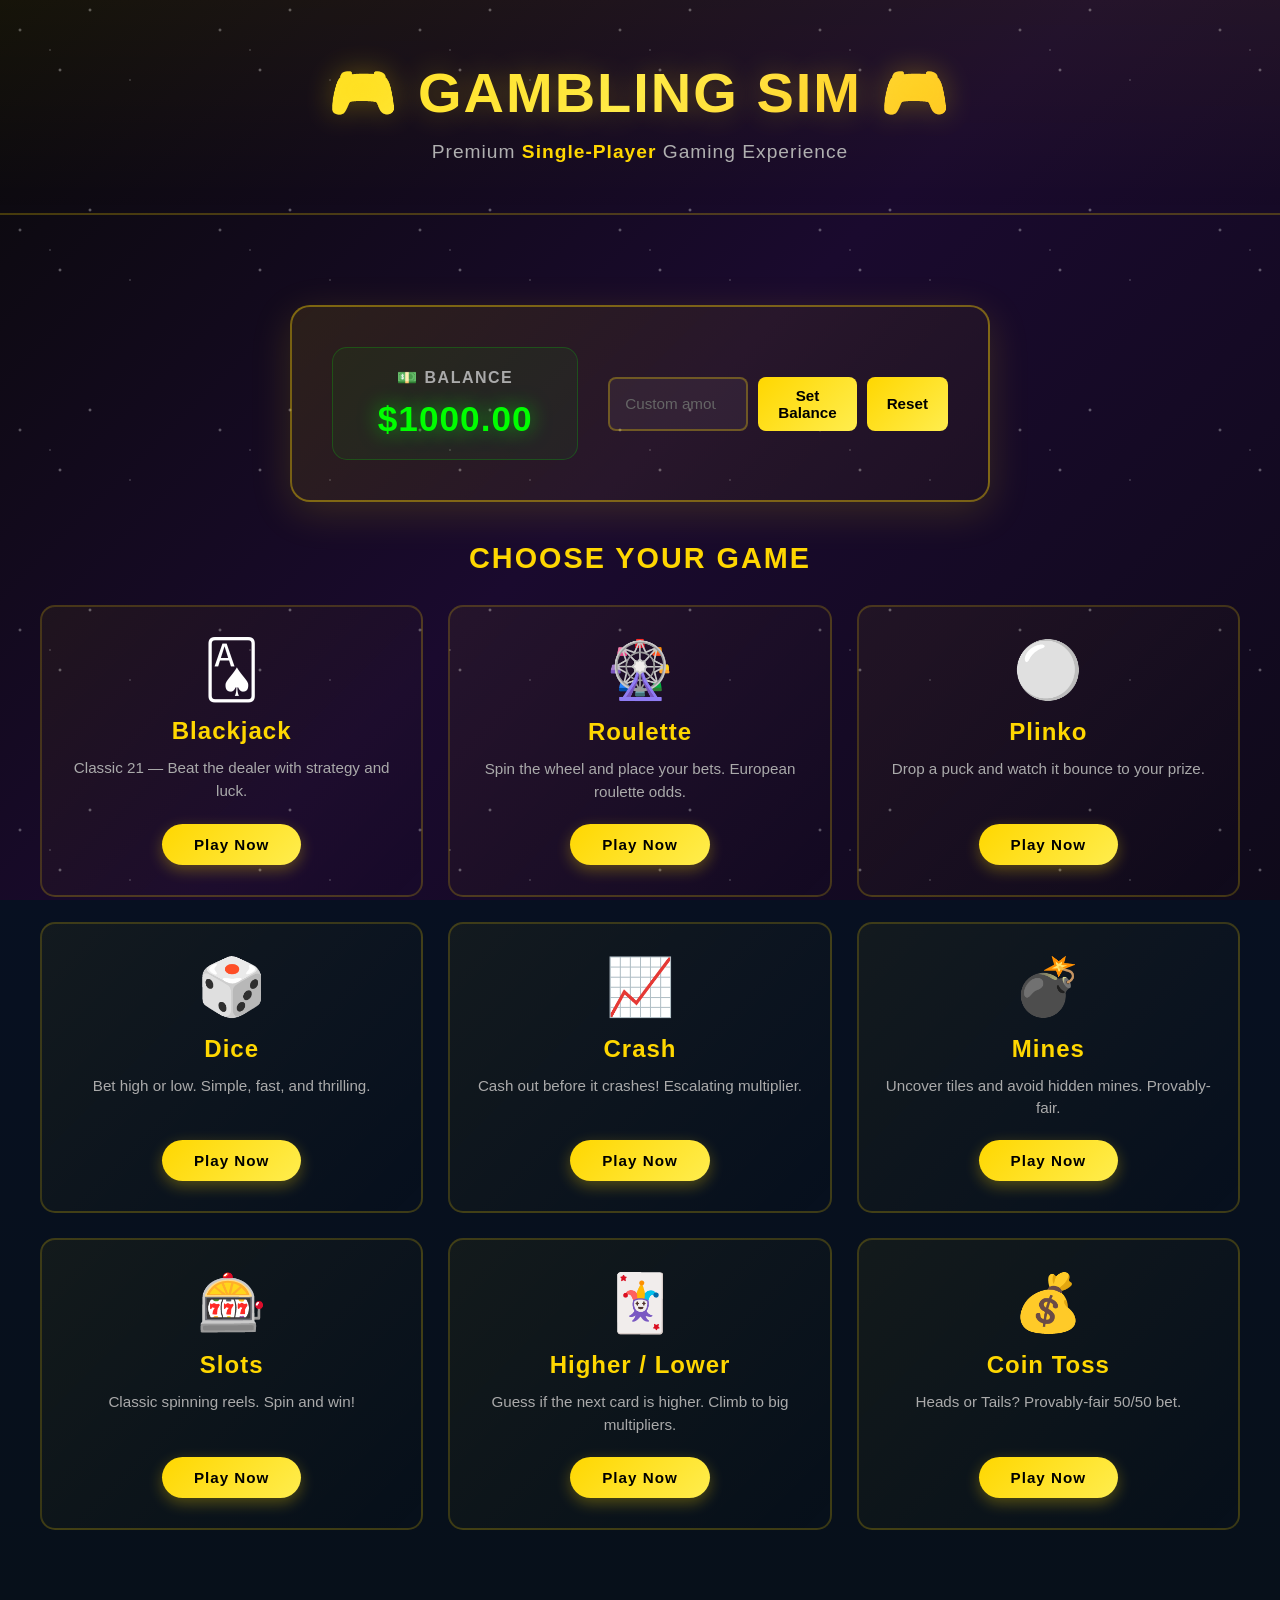
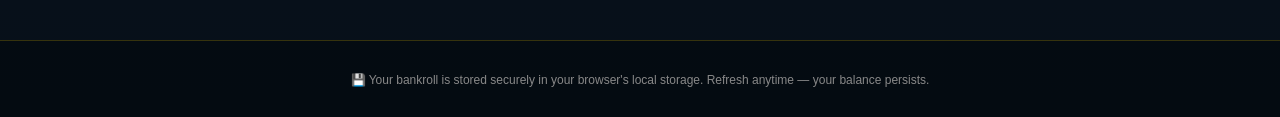
<file: index.html>
<!doctype html>
<html lang="en">
<head>
  <meta charset="utf-8" />
  <meta name="viewport" content="width=device-width,initial-scale=1" />
  <title>Elite Casino — Premium Gaming</title>
  <link rel="stylesheet" href="assets/style.css" />
  <style>
    * {
      margin: 0;
      padding: 0;
      box-sizing: border-box;
    }

    body {
      background: linear-gradient(135deg, #0a0a0a 0%, #1a0a2e 50%, #0f0a1a 100%);
      color: #fff;
      font-family: 'Segoe UI', Tahoma, Geneva, Verdana, sans-serif;
      min-height: 100vh;
      position: relative;
      overflow-x: hidden;
    }

    /* Animated background stars */
    body::before {
      content: '';
      position: fixed;
      top: 0;
      left: 0;
      width: 100%;
      height: 100%;
      background-image: 
        radial-gradient(2px 2px at 20px 30px, #eee, rgba(0,0,0,0)),
        radial-gradient(2px 2px at 60px 70px, #fff, rgba(0,0,0,0)),
        radial-gradient(1px 1px at 50px 50px, #fff, rgba(0,0,0,0)),
        radial-gradient(1px 1px at 130px 80px, #fff, rgba(0,0,0,0)),
        radial-gradient(2px 2px at 90px 10px, #fff, rgba(0,0,0,0));
      background-repeat: repeat;
      background-size: 200px 200px;
      animation: twinkle 5s ease-in-out infinite;
      pointer-events: none;
      z-index: 0;
      opacity: 0.5;
    }

    @keyframes twinkle {
      0%, 100% { opacity: 0.3; }
      50% { opacity: 0.8; }
    }

    .main-wrapper {
      position: relative;
      z-index: 1;
      min-height: 100vh;
      display: flex;
      flex-direction: column;
    }

    .hero-section {
      text-align: center;
      padding: 60px 20px 40px;
      background: linear-gradient(180deg, rgba(255,215,0,0.05) 0%, rgba(255,215,0,0) 100%);
      border-bottom: 2px solid rgba(255,215,0,0.2);
      margin-bottom: 50px;
    }

    .logo {
      font-size: 3.5em;
      font-weight: 900;
      background: linear-gradient(135deg, #ffd700 0%, #ffed4e 50%, #ffa500 100%);
      -webkit-background-clip: text;
      -webkit-text-fill-color: transparent;
      background-clip: text;
      letter-spacing: 2px;
      text-shadow: 0 0 30px rgba(255,215,0,0.3);
      margin-bottom: 15px;
    }

    .tagline {
      font-size: 1.2em;
      color: #b0b0b0;
      letter-spacing: 1px;
      margin-bottom: 10px;
    }

    .tagline-accent {
      color: #ffd700;
      font-weight: bold;
    }

    /* Bankroll Display Section */
    .bankroll-display {
      text-align: center;
    }

    .bankroll-label {
      font-size: 0.9em;
      color: #999;
      text-transform: uppercase;
      letter-spacing: 1px;
      margin-bottom: 8px;
    }

    .bankroll-amount {
      font-size: 1.8em;
      font-weight: 900;
      color: #00ff00;
      text-shadow: 0 0 20px rgba(0,255,0,0.5);
    }

    .bankroll-controls {
      display: flex;
      gap: 10px;
    }

    .bankroll-controls input {
      padding: 10px 15px;
      background: rgba(255,255,255,0.05);
      border: 2px solid rgba(255,215,0,0.3);
      border-radius: 8px;
      color: #fff;
      font-size: 0.95em;
      width: 140px;
    }

    .bankroll-controls input::placeholder {
      color: #666;
    }

    .bankroll-controls input:focus {
      outline: none;
      border-color: #ffd700;
      background: rgba(255,215,0,0.1);
    }

    .bankroll-controls button {
      padding: 10px 20px;
      background: linear-gradient(135deg, #ffd700 0%, #ffed4e 100%);
      border: none;
      border-radius: 8px;
      color: #000;
      font-weight: bold;
      cursor: pointer;
      transition: all 0.3s;
      font-size: 0.95em;
    }

    .bankroll-controls button:hover {
      transform: translateY(-2px);
      box-shadow: 0 5px 20px rgba(255,215,0,0.4);
    }

    .bankroll-controls button:active {
      transform: translateY(0);
    }

    #menu-reset-btn {
      background: linear-gradient(135deg, #ff6b6b 0%, #ff8787 100%);
      color: #fff;
    }

    #menu-reset-btn:hover {
      box-shadow: 0 5px 20px rgba(255,107,107,0.4);
    }

    /* Bankroll Section */
    .bankroll-section {
      display: grid;
      grid-template-columns: 1fr 1fr;
      align-items: center;
      gap: 30px;
      padding: 40px;
      background: linear-gradient(135deg, rgba(255,215,0,0.1) 0%, rgba(255,215,0,0.03) 100%);
      border: 2px solid rgba(255,215,0,0.4);
      border-radius: 20px;
      margin: 40px auto;
      max-width: 700px;
      box-shadow: 0 10px 40px rgba(255,215,0,0.15);
    }

    .bankroll-display {
      text-align: center;
      padding: 20px;
      background: rgba(0,255,0,0.05);
      border-radius: 15px;
      border: 1px solid rgba(0,255,0,0.2);
    }

    .bankroll-label {
      font-size: 1em;
      color: #aaa;
      text-transform: uppercase;
      letter-spacing: 1.5px;
      margin-bottom: 12px;
      font-weight: 600;
    }

    .bankroll-amount {
      font-size: 2.2em;
      font-weight: 900;
      color: #00ff00;
      text-shadow: 0 0 20px rgba(0,255,0,0.6);
      letter-spacing: 1px;
    }
    .games-container {
      max-width: 1400px;
      margin: 0 auto;
      padding: 0 20px 60px;
      flex: 1;
    }

    .section-title {
      font-size: 1.8em;
      font-weight: 700;
      color: #ffd700;
      margin-bottom: 30px;
      text-align: center;
      text-transform: uppercase;
      letter-spacing: 2px;
    }

    .menu-grid {
      display: grid;
      grid-template-columns: repeat(3, 1fr);
      gap: 25px;
      margin-bottom: 50px;
      max-width: 1200px;
      margin-left: auto;
      margin-right: auto;
    }

    .game-card {
      background: linear-gradient(135deg, rgba(255,215,0,0.05) 0%, rgba(255,215,0,0) 100%);
      border: 2px solid rgba(255,215,0,0.2);
      border-radius: 15px;
      padding: 30px 25px;
      display: flex;
      flex-direction: column;
      align-items: center;
      text-align: center;
      cursor: pointer;
      transition: all 0.3s ease;
      position: relative;
      overflow: hidden;
    }

    .game-card::before {
      content: '';
      position: absolute;
      top: 0;
      left: -100%;
      width: 100%;
      height: 100%;
      background: linear-gradient(90deg, transparent, rgba(255,215,0,0.1), transparent);
      transition: left 0.5s;
    }

    .game-card:hover::before {
      left: 100%;
    }

    .game-card:hover {
      border-color: rgba(255,215,0,0.6);
      background: linear-gradient(135deg, rgba(255,215,0,0.15) 0%, rgba(255,215,0,0.05) 100%);
      transform: translateY(-8px);
      box-shadow: 0 15px 40px rgba(255,215,0,0.2);
    }

    .game-icon {
      font-size: 3.5em;
      margin-bottom: 15px;
      display: inline-block;
      transition: all 0.3s;
    }

    .game-card:hover .game-icon {
      transform: scale(1.15) rotate(5deg);
      filter: drop-shadow(0 0 15px rgba(255,215,0,0.6));
    }

    .game-card h3 {
      font-size: 1.5em;
      margin-bottom: 12px;
      color: #ffd700;
      font-weight: 700;
      letter-spacing: 1px;
    }

    .game-card p {
      color: #aaa;
      font-size: 0.95em;
      margin-bottom: 20px;
      line-height: 1.5;
      flex-grow: 1;
    }

    .play-btn {
      background: linear-gradient(135deg, #ffd700 0%, #ffed4e 100%);
      color: #000;
      padding: 12px 32px;
      border: none;
      border-radius: 25px;
      font-weight: 700;
      font-size: 0.95em;
      cursor: pointer;
      transition: all 0.3s;
      text-decoration: none;
      display: inline-block;
      letter-spacing: 1px;
      box-shadow: 0 5px 15px rgba(255,215,0,0.3);
    }

    .play-btn:hover {
      transform: scale(1.05);
      box-shadow: 0 8px 25px rgba(255,215,0,0.5);
    }

    .play-btn:active {
      transform: scale(0.98);
    }

    /* Footer */
    footer {
      text-align: center;
      padding: 30px 20px;
      color: #666;
      font-size: 0.9em;
      border-top: 1px solid rgba(255,215,0,0.2);
      background: rgba(0,0,0,0.3);
    }

    footer small {
      color: #888;
    }

    /* Responsive */
    @media (max-width: 768px) {
      .logo {
        font-size: 2.5em;
      }

      .hero-section {
        padding: 40px 20px 30px;
        margin-bottom: 30px;
      }

      .bankroll-section {
        grid-template-columns: 1fr;
        gap: 20px;
        padding: 30px;
        max-width: 100%;
      }

      .menu-grid {
        grid-template-columns: repeat(auto-fit, minmax(200px, 1fr));
        gap: 15px;
      }

      .game-card {
        padding: 20px 15px;
      }

      .game-icon {
        font-size: 2.5em;
      }

      .game-card h3 {
        font-size: 1.2em;
      }

      .play-btn {
        padding: 10px 24px;
        font-size: 0.9em;
      }
    }

    @media (max-width: 480px) {
      .logo {
        font-size: 2em;
      }

      .tagline {
        font-size: 1em;
      }

      .menu-grid {
        grid-template-columns: 1fr;
      }

      .bankroll-controls {
        flex-direction: column;
        width: 100%;
      }

      .bankroll-controls input {
        width: 100%;
      }

      .bankroll-controls button {
        width: 100%;
      }
    }
  </style>
</head>
<body>
  <div class="main-wrapper">
    <div class="hero-section">
      <div class="logo">🎮 GAMBLING SIM 🎮</div>
      <div class="tagline">Premium <span class="tagline-accent">Single-Player</span> Gaming Experience</div>
    </div>

    <div class="games-container">
      <!-- Bankroll Controller -->
      <div class="bankroll-section">
        <div class="bankroll-display">
          <div class="bankroll-label">💵 Balance</div>
          <div class="bankroll-amount" id="menu-bankroll2">$1,000.00</div>
        </div>
        <div class="bankroll-controls">
          <input id="menu-set-bank2" type="number" min="0" placeholder="Custom amount" />
          <button id="menu-set-btn2">Set Balance</button>
          <button id="menu-reset-btn2">Reset</button>
        </div>
      </div>

      <!-- Games Grid -->
      <div class="section-title">Choose Your Game</div>
      <section class="menu-grid">
        <div class="game-card">
          <div class="game-icon">🂡</div>
          <h3>Blackjack</h3>
          <p>Classic 21 — Beat the dealer with strategy and luck.</p>
          <a class="play-btn" href="games/blackjack/index.html">Play Now</a>
        </div>

        <div class="game-card">
          <div class="game-icon">🎡</div>
          <h3>Roulette</h3>
          <p>Spin the wheel and place your bets. European roulette odds.</p>
          <a class="play-btn" href="games/roulette/index.html">Play Now</a>
        </div>

        <div class="game-card">
          <div class="game-icon">⚪</div>
          <h3>Plinko</h3>
          <p>Drop a puck and watch it bounce to your prize.</p>
          <a class="play-btn" href="games/plinko/index.html">Play Now</a>
        </div>

        <div class="game-card">
          <div class="game-icon">🎲</div>
          <h3>Dice</h3>
          <p>Bet high or low. Simple, fast, and thrilling.</p>
          <a class="play-btn" href="games/dice/index.html">Play Now</a>
        </div>

        <div class="game-card">
          <div class="game-icon">📈</div>
          <h3>Crash</h3>
          <p>Cash out before it crashes! Escalating multiplier.</p>
          <a class="play-btn" href="games/crash/index.html">Play Now</a>
        </div>

        <div class="game-card">
          <div class="game-icon">💣</div>
          <h3>Mines</h3>
          <p>Uncover tiles and avoid hidden mines. Provably-fair.</p>
          <a class="play-btn" href="games/mines/index.html">Play Now</a>
        </div>

        <div class="game-card">
          <div class="game-icon">🎰</div>
          <h3>Slots</h3>
          <p>Classic spinning reels. Spin and win!</p>
          <a class="play-btn" href="games/slots/index.html">Play Now</a>
        </div>

        <div class="game-card">
          <div class="game-icon">🃏</div>
          <h3>Higher / Lower</h3>
          <p>Guess if the next card is higher. Climb to big multipliers.</p>
          <a class="play-btn" href="games/higherlower/index.html">Play Now</a>
        </div>

        <div class="game-card">
          <div class="game-icon">💰</div>
          <h3>Coin Toss</h3>
          <p>Heads or Tails? Provably-fair 50/50 bet.</p>
          <a class="play-btn" href="games/cointoss/index.html">Play Now</a>
        </div>
      </section>
    </div>

    <footer>
      <small>💾 Your bankroll is stored securely in your browser's local storage. Refresh anytime — your balance persists.</small>
    </footer>
  </div>

  <script src="assets/settings.js"></script>
</body>
</html>
</file>
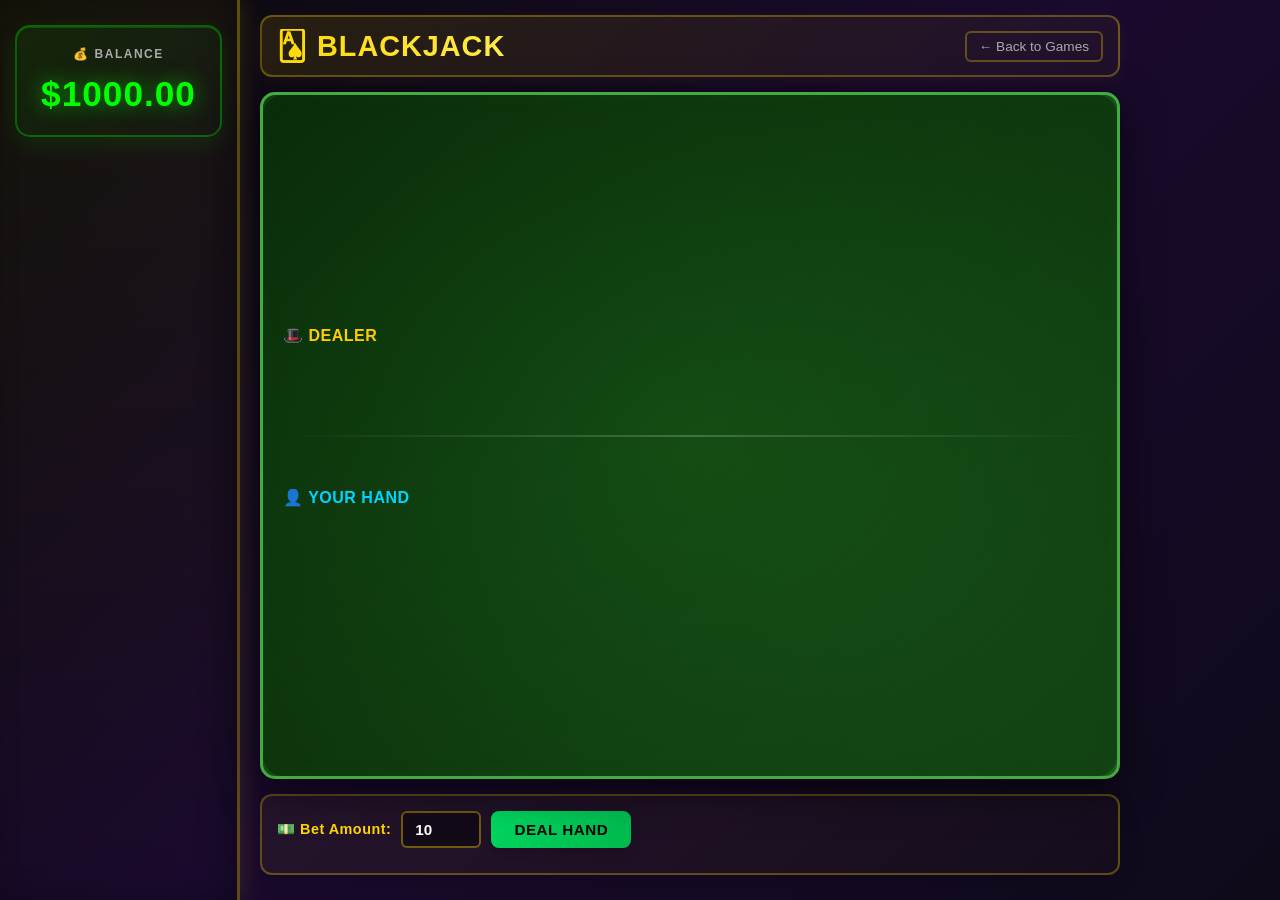
<file: games/blackjack/index.html>
<!doctype html>
<html lang="en">
<head>
  <meta charset="utf-8" />
  <meta name="viewport" content="width=device-width,initial-scale=1" />
  <title>Blackjack — Casino</title>
  <link rel="stylesheet" href="../../assets/style.css" />
  <style>
    * {
      margin: 0;
      padding: 0;
      box-sizing: border-box;
    }

    body {
      background: linear-gradient(135deg, #0a0a0a 0%, #1a0a2e 50%, #0f0a1a 100%);
      color: #fff;
      font-family: 'Segoe UI', Tahoma, Geneva, Verdana, sans-serif;
      min-height: 100vh;
      display: flex;
    }

    .left-sidebar {
      width: 240px;
      padding: 25px 15px;
      display: flex;
      flex-direction: column;
      gap: 25px;
      background: linear-gradient(180deg, rgba(255,215,0,0.05) 0%, rgba(255,215,0,0) 100%);
      border-right: 3px solid rgba(255,215,0,0.3);
      box-shadow: inset -10px 0 30px rgba(0,0,0,0.3), 5px 0 20px rgba(255,215,0,0.1);
    }

    .sidebar-balance {
      text-align: center;
      padding: 20px 15px;
      background: linear-gradient(135deg, rgba(0,255,0,0.08) 0%, rgba(0,255,0,0.02) 100%);
      border: 2px solid rgba(0,255,0,0.3);
      border-radius: 15px;
      box-shadow: 0 8px 24px rgba(0,255,0,0.1), inset 0 1px 0 rgba(0,255,0,0.2);
    }

    .sidebar-balance p {
      font-size: 0.75em;
      color: #aaa;
      margin-bottom: 12px;
      text-transform: uppercase;
      letter-spacing: 1.5px;
      font-weight: 600;
    }

    .sidebar-balance .amount {
      font-size: 2.2em;
      color: #00ff00;
      font-weight: 900;
      text-shadow: 0 0 20px rgba(0,255,0,0.6);
      letter-spacing: 1px;
      display: block;
      line-height: 1.2;
    }

    .sidebar-result {
      text-align: center;
      padding: 20px 15px;
      border-radius: 15px;
      min-height: 90px;
      display: flex;
      flex-direction: column;
      justify-content: center;
      align-items: center;
      opacity: 0;
      transform: scale(0.8);
      transition: all 0.4s cubic-bezier(0.34, 1.56, 0.64, 1);
      pointer-events: none;
    }

    .sidebar-result.show {
      opacity: 1;
      transform: scale(1);
      pointer-events: auto;
    }

    .sidebar-result.win {
      background: linear-gradient(135deg, rgba(0,255,0,0.12) 0%, rgba(0,255,0,0.04) 100%);
      border: 2px solid rgba(0,255,0,0.5);
      color: #00ff00;
      box-shadow: 0 8px 24px rgba(0,255,0,0.2), inset 0 1px 0 rgba(0,255,0,0.3);
    }

    .sidebar-result.lose {
      background: linear-gradient(135deg, rgba(255,85,85,0.12) 0%, rgba(255,85,85,0.04) 100%);
      border: 2px solid rgba(255,85,85,0.5);
      color: #ff5555;
      box-shadow: 0 8px 24px rgba(255,85,85,0.2), inset 0 1px 0 rgba(255,85,85,0.3);
    }

    .sidebar-result.push {
      background: linear-gradient(135deg, rgba(255,204,0,0.12) 0%, rgba(255,204,0,0.04) 100%);
      border: 2px solid rgba(255,204,0,0.5);
      color: #ffcc00;
      box-shadow: 0 8px 24px rgba(255,204,0,0.2), inset 0 1px 0 rgba(255,204,0,0.3);
    }

    .sidebar-result-text {
      font-size: 1.1em;
      font-weight: 700;
      margin-bottom: 8px;
      letter-spacing: 0.5px;
      text-transform: uppercase;
    }

    .sidebar-result-amount {
      font-size: 1.6em;
      font-weight: 900;
      letter-spacing: 1px;
      text-shadow: 0 0 15px rgba(255,255,255,0.2);
    }

    #blackjack-container {
      max-width: 900px;
      margin: 0 auto 0 0;
      padding: 15px 20px;
      height: 100vh;
      display: flex;
      flex-direction: column;
      justify-content: space-between;
      flex: 1;
    }

    .header-bar {
      display: flex;
      justify-content: space-between;
      align-items: center;
      margin-bottom: 15px;
      padding: 12px 15px;
      background: linear-gradient(135deg, rgba(255,215,0,0.1) 0%, rgba(255,215,0,0.03) 100%);
      border: 2px solid rgba(255,215,0,0.3);
      border-radius: 12px;
      box-shadow: 0 4px 16px rgba(255,215,0,0.05);
    }

    .header-bar h1 {
      margin: 0;
      font-size: 1.8em;
      background: linear-gradient(135deg, #ffd700 0%, #ffed4e 100%);
      -webkit-background-clip: text;
      -webkit-text-fill-color: transparent;
      background-clip: text;
      font-weight: 900;
      letter-spacing: 1px;
    }

    .back-link {
      color: #aaa;
      text-decoration: none;
      font-size: 0.85em;
      padding: 6px 12px;
      border: 2px solid rgba(255,215,0,0.3);
      border-radius: 6px;
      transition: all 0.3s;
    }

    .back-link:hover {
      color: #ffd700;
      border-color: #ffd700;
      background: rgba(255,215,0,0.1);
    }

    .bankroll-display {
      text-align: center;
      padding: 12px 15px;
      background: rgba(0,255,0,0.05);
      border: 2px solid rgba(0,255,0,0.3);
      border-radius: 10px;
      margin-bottom: 12px;
      box-shadow: 0 4px 12px rgba(0,255,0,0.05);
    }

    .bankroll-display p {
      font-size: 0.75em;
      color: #aaa;
      margin-bottom: 5px;
      text-transform: uppercase;
      letter-spacing: 0.5px;
    }

    .bankroll-amount {
      color: #00ff00;
      font-weight: 900;
      font-size: 1.5em;
      text-shadow: 0 0 15px rgba(0,255,0,0.5);
      letter-spacing: 0.5px;
    }

    .table {
      background: linear-gradient(135deg, #0d3d0d 0%, #1a5c1a 100%);
      border: 3px solid #44aa44;
      border-radius: 15px;
      padding: 25px 20px;
      margin-bottom: 15px;
      box-shadow: 0 12px 40px rgba(0,0,0,0.6), inset 0 0 20px rgba(68,170,68,0.08);
      position: relative;
      flex: 1;
      display: flex;
      flex-direction: column;
      justify-content: center;
    }

    .table::before {
      content: '';
      position: absolute;
      top: 0;
      left: 0;
      right: 0;
      bottom: 0;
      background: radial-gradient(ellipse at center, transparent 0%, rgba(0,0,0,0.3) 100%);
      border-radius: 20px;
      pointer-events: none;
    }

    .hand-area {
      margin-bottom: 20px;
      min-height: 110px;
      display: flex;
      flex-direction: column;
      justify-content: center;
      position: relative;
      z-index: 2;
    }

    .hand-label {
      font-size: 1em;
      color: #fff;
      margin-bottom: 10px;
      font-weight: bold;
      letter-spacing: 0.5px;
      text-transform: uppercase;
    }

    .hand-cards {
      display: flex;
      gap: 12px;
      align-items: center;
      flex-wrap: wrap;
      margin-bottom: 8px;
    }

    .card {
      width: 55px;
      height: 80px;
      background: white;
      border: 2px solid #222;
      border-radius: 8px;
      display: flex;
      flex-direction: column;
      align-items: center;
      justify-content: center;
      font-weight: 900;
      font-size: 1.2em;
      box-shadow: 0 6px 16px rgba(0, 0, 0, 0.5), inset 0 1px 0 rgba(255,255,255,0.3);
      position: relative;
      transition: all 0.3s;
      cursor: default;
    }

    .card:hover {
      transform: translateY(-8px);
      box-shadow: 0 12px 32px rgba(0, 0, 0, 0.8), inset 0 1px 0 rgba(255,255,255,0.3);
    }

    .card.red {
      color: #e53935;
    }

    .card.black {
      color: #000;
    }

    .card-rank {
      font-size: 1.1em;
      line-height: 1;
    }

    .card-suit {
      font-size: 1.1em;
      margin-top: 4px;
    }

    .card-back {
      background: linear-gradient(135deg, #003d82 0%, #0066cc 100%);
      border: 3px solid #001a4d;
      color: #fff;
      font-size: 1.2em;
      box-shadow: 0 8px 24px rgba(0, 40, 100, 0.6), inset 0 1px 0 rgba(255,255,255,0.2);
    }

    .hand-value {
      color: #00ff00;
      font-size: 1.1em;
      margin-left: 15px;
      font-weight: bold;
      text-shadow: 0 0 10px rgba(0,255,0,0.5);
      letter-spacing: 0.5px;
    }

    .dealer-hand .hand-label {
      color: #ffcc00;
    }

    .player-hand .hand-label {
      color: #00d4ff;
    }

    .divider {
      height: 2px;
      background: linear-gradient(90deg, transparent, rgba(255,255,255,0.2), transparent);
      margin: 15px 0;
      position: relative;
      z-index: 2;
    }

    .controls-section {
      background: linear-gradient(135deg, rgba(255,215,0,0.05) 0%, rgba(255,215,0,0.02) 100%);
      border: 2px solid rgba(255,215,0,0.3);
      border-radius: 12px;
      padding: 15px;
      margin-bottom: 10px;
      box-shadow: 0 6px 20px rgba(0,0,0,0.2);
    }

    .control-group {
      display: flex;
      gap: 10px;
      align-items: center;
      margin-bottom: 10px;
      flex-wrap: wrap;
    }

    .control-group label {
      color: #ffd700;
      font-weight: bold;
      font-size: 0.9em;
      letter-spacing: 0.5px;
    }

    .control-group input {
      padding: 8px 12px;
      font-size: 0.95em;
      border: 2px solid rgba(255,215,0,0.4);
      border-radius: 6px;
      background: rgba(0,0,0,0.4);
      color: #fff;
      width: 80px;
      transition: all 0.3s;
      font-weight: bold;
    }

    .control-group input:focus {
      outline: none;
      border-color: #ffd700;
      background: rgba(255,215,0,0.1);
      box-shadow: 0 0 15px rgba(255,215,0,0.3);
    }

    .button-group {
      display: flex;
      gap: 8px;
      flex-wrap: wrap;
    }

    button {
      padding: 10px 18px;
      font-size: 0.95em;
      font-weight: bold;
      border: none;
      border-radius: 8px;
      cursor: pointer;
      transition: all 0.3s;
      letter-spacing: 0.5px;
      text-transform: uppercase;
      box-shadow: 0 4px 12px rgba(0,0,0,0.2);
    }

    button:active {
      transform: scale(0.97);
    }

    #deal {
      background: linear-gradient(135deg, #00d960 0%, #00b84d 100%);
      color: #000;
      flex: 1;
      min-width: 140px;
    }

    #deal:hover:not(:disabled) {
      background: linear-gradient(135deg, #00ff6b 0%, #00d960 100%);
      transform: translateY(-2px);
      box-shadow: 0 8px 28px rgba(0,255,107,0.4);
    }

    #deal:disabled {
      opacity: 0.4;
      cursor: not-allowed;
    }

    #hit {
      background: linear-gradient(135deg, #0099ff 0%, #0077cc 100%);
      color: #fff;
      flex: 1;
      min-width: 120px;
    }

    #hit:hover:not(:disabled) {
      background: linear-gradient(135deg, #00ccff 0%, #0099ff 100%);
      transform: translateY(-2px);
      box-shadow: 0 8px 28px rgba(0,204,255,0.4);
    }

    #hit:disabled {
      opacity: 0.4;
      cursor: not-allowed;
    }

    #stand {
      background: linear-gradient(135deg, #ff6b35 0%, #dd4814 100%);
      color: #fff;
      flex: 1;
      min-width: 120px;
    }

    #stand:hover:not(:disabled) {
      background: linear-gradient(135deg, #ff8555 0., #ff6b35 100%);
      transform: translateY(-2px);
      box-shadow: 0 8px 28px rgba(255,107,53,0.4);
    }

    #stand:disabled {
      opacity: 0.4;
      cursor: not-allowed;
    }

    .result-display {
      background: linear-gradient(135deg, rgba(0,0,0,0.6) 0%, rgba(0,0,0,0.3) 100%);
      border: 3px solid #ffcc00;
      border-radius: 12px;
      padding: 15px;
      text-align: center;
      margin-top: 0;
      font-size: 1.3em;
      font-weight: bold;
      min-height: 70px;
      display: flex;
      flex-direction: column;
      align-items: center;
      justify-content: center;
      color: #ffcc00;
      box-shadow: 0 8px 28px rgba(255,204,0,0.15);
    }

    .result-display.win {
      color: #00ff00;
      border-color: #00ff00;
      box-shadow: 0 10px 40px rgba(0,255,0,0.3);
    }

    .result-display.lose {
      color: #ff5555;
      border-color: #ff5555;
      box-shadow: 0 10px 40px rgba(255,85,85,0.3);
    }

    .result-display.push {
      color: #ffcc00;
      border-color: #ffcc00;
      box-shadow: 0 10px 40px rgba(255,204,0,0.2);
    }

    .message-text {
      margin-top: 8px;
      font-size: 1.1em;
      font-weight: 900;
      letter-spacing: 0.5px;
    }

    @media (max-width: 768px) {
      #blackjack-container {
        padding: 15px;
      }

      .header-bar {
        flex-direction: column;
        gap: 15px;
        margin-bottom: 25px;
      }

      .header-bar h1 {
        font-size: 2em;
      }

      .table {
        padding: 30px 20px;
        margin-bottom: 25px;
      }

      .hand-area {
        margin-bottom: 30px;
        min-height: 140px;
      }

      .card {
        width: 65px;
        height: 95px;
        font-size: 1.3em;
      }

      .controls-section {
        padding: 20px;
      }

      .control-group {
        gap: 10px;
      }

      .button-group {
        width: 100%;
      }

      button {
        flex: 1;
        min-width: 0;
        padding: 12px 20px;
      }
    }
  </style>
</head>
<body>
  <!-- Left Sidebar -->
  <div class="left-sidebar">
    <div class="sidebar-balance">
      <p>💰 Balance</p>
      <div class="amount" id="sidebar-bankroll">$0</div>
    </div>
    
    <div class="sidebar-result" id="sidebar-result">
      <div class="sidebar-result-text" id="sidebar-result-text"></div>
      <div class="sidebar-result-amount" id="sidebar-result-amount"></div>
    </div>
  </div>

  <div id="blackjack-container">
    <div class="header-bar">
      <h1>🂡 BLACKJACK</h1>
      <a href="../../index.html" class="back-link">← Back to Games</a>
    </div>

    <div class="table">
      <!-- Dealer Hand -->
      <div class="hand-area dealer-hand">
        <div class="hand-label">🎩 Dealer</div>
        <div class="hand-cards" id="dealer-cards"></div>
        <div class="hand-value" id="dealer-value"></div>
      </div>

      <div class="divider"></div>

      <!-- Player Hand -->
      <div class="hand-area player-hand">
        <div class="hand-label">👤 Your Hand</div>
        <div class="hand-cards" id="player-cards"></div>
        <div class="hand-value" id="player-value"></div>
      </div>
    </div>

    <!-- Controls Section -->
    <div class="controls-section">
      <div class="control-group">
        <label for="bet">💵 Bet Amount:</label>
        <input id="bet" type="number" min="1" step="1" value="10" />
        <div class="button-group">
          <button id="deal">Deal Hand</button>
        </div>
      </div>

      <div class="button-group" id="action-buttons" style="display: none;">
        <button id="hit">Hit</button>
        <button id="stand">Stand</button>
      </div>
    </div>
  </div>

  <script src="main.js"></script>
</body>
</html>
</file>
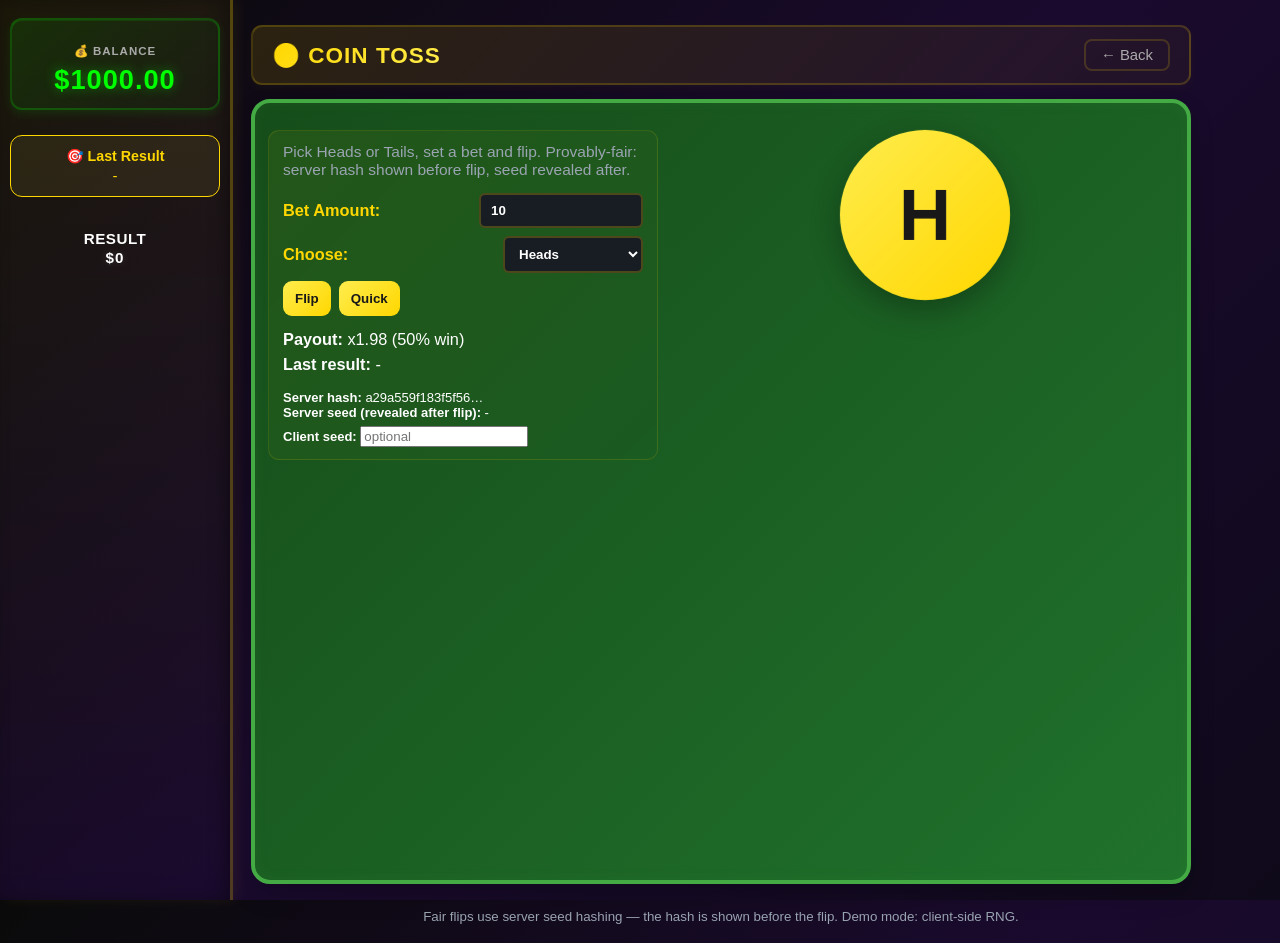
<file: games/cointoss/index.html>
<!doctype html>
<html lang="en">
<head>
  <meta charset="utf-8" />
  <meta name="viewport" content="width=device-width,initial-scale=1" />
  <title>Coin Toss — Casino</title>
  <style>
    :root{
      --bg1: #0a0a0a;
      --panel-gold: rgba(255,215,0,0.08);
      --gold: #ffd700;
      --green: #00ff00;
      --muted: #9aa4b2;
    }

    html,body{height:100%;margin:0;padding:0}
    body {
      background: linear-gradient(135deg, #0a0a0a 0%, #1a0a2e 50%, #0f0a1a 100%);
      color: #fff;
      font-family: 'Segoe UI', Tahoma, Geneva, Verdana, sans-serif;
      min-height: 100vh;
      display: flex;
    }

    /* Sidebar (shared look with other games) */
    .left-sidebar {
      width: 210px;
      padding: 18px 10px;
      display: flex;
      flex-direction: column;
      gap: 20px;
      background: linear-gradient(180deg, rgba(255,215,0,0.07) 0%, rgba(255,215,0,0) 100%);
      border-right: 3px solid rgba(255,215,0,0.24);
      box-shadow: inset -6px 0 16px rgba(0,0,0,0.3), 5px 0 12px rgba(255,215,0,0.06);
    }
    .sidebar-balance, .sidebar-result, .sidebar-last-roll {
      text-align: center;
      padding: 12px 8px;
      border-radius: 12px;
      margin-bottom: 5px;
    }
    .sidebar-balance {
      background: linear-gradient(135deg, rgba(0,255,0,0.10) 0%, rgba(0,255,0,0.02) 100%);
      border: 2px solid rgba(0,255,0,0.20);
      box-shadow: 0 4px 10px rgba(0,255,0,0.1), inset 0 1px 0 rgba(0,255,0,0.1);
    }
    .sidebar-balance p { font-size: 0.72em; color: #aaa; margin-bottom: 6px; text-transform: uppercase; letter-spacing: 1px; font-weight: 600; }
    .sidebar-balance .amount {
      font-size: 1.7em; color: var(--green); font-weight: 900;
      text-shadow: 0 0 12px rgba(0,255,0,0.45); letter-spacing: 1px; display: block;
    }
    .sidebar-result { min-height: 46px; font-size: 0.95em; padding: 8px 5px; }
    .sidebar-result.win { background: linear-gradient(135deg, rgba(0,255,0,0.13) 0%, rgba(0,255,0,0.05) 100%); border: 2px solid rgba(0,255,0,0.31); color: var(--green); }
    .sidebar-result.lose { background: linear-gradient(135deg, rgba(255,85,85,0.13) 0%, rgba(255,85,85,0.05) 100%); border: 2px solid rgba(255,85,85,0.31); color: #ff5555; }
    .sidebar-result-text { font-size: 1em; font-weight: 700; margin-bottom: 2px; letter-spacing: 0.5px; text-transform: uppercase; }
    .sidebar-result-amount { font-size: 1em; font-weight: 900; letter-spacing: 1px; text-shadow: 0 0 8px rgba(255,255,255,0.14); }
    .sidebar-last-roll {
      border: 1.5px solid var(--gold);
      background: rgba(255,237,78,0.075);
      color: var(--gold);
      font-size: 0.96em;
      margin-top: 0;
    }

    /* Main container & header */
    .container {
      max-width: 940px;
      margin: 0 auto 0 0;
      padding: 25px 18px 18px 18px;
      min-height: 100vh;
      display: flex;
      flex-direction: column;
      flex: 1;
    }
    .header-bar {
      display: flex; justify-content: space-between; align-items: center;
      margin-bottom: 14px; padding: 12px 19px; background: linear-gradient(135deg, rgba(255,215,0,0.12) 0%, rgba(255,215,0,0.04) 100%);
      border: 2px solid rgba(255,215,0,0.18); border-radius: 11px; box-shadow: 0 3px 12px rgba(255,215,0,0.04);
    }
    .header-bar h1 {
      margin: 0; font-size: 1.41em;
      background: linear-gradient(135deg, #ffd700 0%, #ffed4e 100%);
      -webkit-background-clip: text; -webkit-text-fill-color: transparent;
      background-clip: text; font-weight: 900; letter-spacing: 1px;
    }
    .back-link { color: #aaa; text-decoration: none; font-size: 0.93em; padding: 6px 15px;
      border: 2px solid rgba(255,215,0,0.16); border-radius: 8px; transition: all 0.3s; }
    .back-link:hover { color: var(--gold); border-color: var(--gold); background: rgba(255,215,0,0.1);}

    .table {
      background: linear-gradient(135deg, #164d1a 0%, #20722c 100%);
      border: 4px solid #44aa44;
      border-radius: 19px;
      padding: 27px 13px 28px 13px;
      margin-bottom: 7px;
      box-shadow: 0 12px 24px rgba(0,0,0,0.19), inset 0 0 14px rgba(68,170,68,0.09);
      position: relative;
      flex: 1 0 auto;
      display: flex;
      flex-direction: column;
      align-items: center;
      min-height: 410px;
      justify-content: flex-start;
    }

    /* Game layout */
    #game-area { width:100%; display:flex; flex-direction:column; gap:14px; }
    .ct-row { display:flex; gap:18px; align-items:flex-start; flex-wrap:wrap; width:100%; }
    .ct-controls {
      min-width:260px; max-width:360px;
      display:flex; flex-direction:column; gap:8px;
      background: linear-gradient(135deg,rgba(255,215,0,0.06),rgba(0,0,0,0.02));
      border: 1.8px solid rgba(255,215,0,0.12);
      border-radius:11px; padding:12px 14px;
      font-size: 1.02em;
    }
    .ct-controls label { color: var(--gold); font-weight:700; display:flex; justify-content:space-between; align-items:center; }
    .ct-controls input[type=number], .ct-controls select, .ct-controls input[type=text] {
      padding:8px 10px;border-radius:6px;border:2px solid rgba(255,215,0,0.23);background:#181d23;color:#fff;font-weight:700;width:140px;margin-left:8px;
    }
    .ct-controls button{
      padding:10px 12px;border-radius:9px;border:none;font-weight:800;background:linear-gradient(135deg,#ffed4e,#ffd700);cursor:pointer;color:#181818;
    }
    .ct-controls .muted { color:var(--muted); font-size:0.95em; }

    /* Coin / canvas area */
    .coin-holder {
      flex:1; min-width:220px; max-width:520px; text-align:center;
      display:flex; align-items:center; justify-content:center;
    }

    /* Coin visual (2-sided) */
    .coin {
      width:170px; height:170px; border-radius:50%;
      display:flex; align-items:center; justify-content:center;
      position:relative; perspective:900px;
      background: radial-gradient(circle at 30% 30%, #fff0 0, #fff0 40%);
      box-shadow: 0 10px 30px rgba(0,0,0,0.3);
    }
    .coin-inner {
      width:100%; height:100%; border-radius:50%;
      transform-style:preserve-3d; transition: transform 900ms cubic-bezier(.2,.8,.2,1);
      position:relative;
    }
    .coin-side {
      position:absolute; inset:0; display:flex; align-items:center; justify-content:center;
      backface-visibility:hidden; border-radius:50%; font-size:72px; font-weight:900; color:#181818;
    }
    .coin-side.front {
      background: linear-gradient(135deg,#ffed4e,#ffd700);
      transform: rotateY(0deg) translateZ(1px);
    }
    .coin-side.back {
      background: linear-gradient(135deg,#ddd1ff,#bfa8ff);
      transform: rotateY(180deg) translateZ(1px);
    }

    #ct-log { width:100%; margin-top:12px; color:var(--muted); min-height:36px; }
    #ct-log p { margin:6px 0; }

    footer { margin-top:16px; text-align:center; color:var(--muted); }

    @media (max-width:900px){
      .left-sidebar { display:none!important; }
      .container { padding:16px; }
      .coin { width:140px; height:140px; }
      .coin-side { font-size:48px; }
    }
  </style>
</head>
<body>
  <div class="left-sidebar">
    <div class="sidebar-balance">
      <p>💰 Balance</p>
      <div class="amount" id="sidebar-bankroll">$0</div>
    </div>
    <div class="sidebar-last-roll" id="sidebar-last-roll">
      <div style="font-size:0.93em;font-weight:bold;">🎯 Last Result</div>
      <div style="font-size:0.99em;margin-top:2px;" id="sidebar-last-roll-txt">-</div>
    </div>
    <div class="sidebar-result" id="sidebar-result" aria-live="polite">
      <div class="sidebar-result-text" id="sidebar-result-text">Result</div>
      <div class="sidebar-result-amount" id="sidebar-result-amount">$0</div>
    </div>
  </div>

  <div class="container">
    <div class="header-bar">
      <h1>🪙 COIN TOSS</h1>
      <a href="../../index.html" class="back-link">← Back</a>
    </div>

    <div class="table">
      <section id="game-area">
        <div class="ct-row">
          <div class="ct-controls" id="ct-controls">
            <div class="muted" style="margin-bottom:6px">Pick Heads or Tails, set a bet and flip. Provably-fair: server hash shown before flip, seed revealed after.</div>

            <label>Bet Amount:
              <input id="bet" type="number" min="1" value="10">
            </label>

            <label>Choose:
              <select id="choice">
                <option value="heads">Heads</option>
                <option value="tails">Tails</option>
              </select>
            </label>

            <div style="display:flex;gap:8px;">
              <button id="flip">Flip</button>
              <button id="quick">Quick</button>
            </div>

            <div style="margin-top:6px">
              <div><strong>Payout:</strong> <span id="payout">x0.00</span></div>
              <div style="margin-top:6px"><strong>Last result:</strong> <span id="last-result">-</span></div>
            </div>

            <div style="margin-top:8px;font-size:13px">
              <div><strong>Server hash:</strong> <span id="server-hash" title="">-</span></div>
              <div><strong>Server seed (revealed after flip):</strong> <span id="server-seed">-</span></div>
              <div style="margin-top:6px"><strong>Client seed:</strong> <input id="client-seed" placeholder="optional" style="width:160px"/></div>
            </div>
          </div>

          <div class="coin-holder">
            <div class="coin" id="coin" aria-live="polite" role="img" aria-label="Coin">
              <div class="coin-inner" id="coin-inner">
                <div class="coin-side front" id="coin-heads">H</div>
                <div class="coin-side back" id="coin-tails">T</div>
              </div>
            </div>
          </div>
        </div>

        <div id="ct-log"></div>
      </section>
    </div>

    <footer><small>Fair flips use server seed hashing — the hash is shown before the flip. Demo mode: client-side RNG.</small></footer>
  </div>

  <script src="main.js"></script>
</body>
</html>
</file>
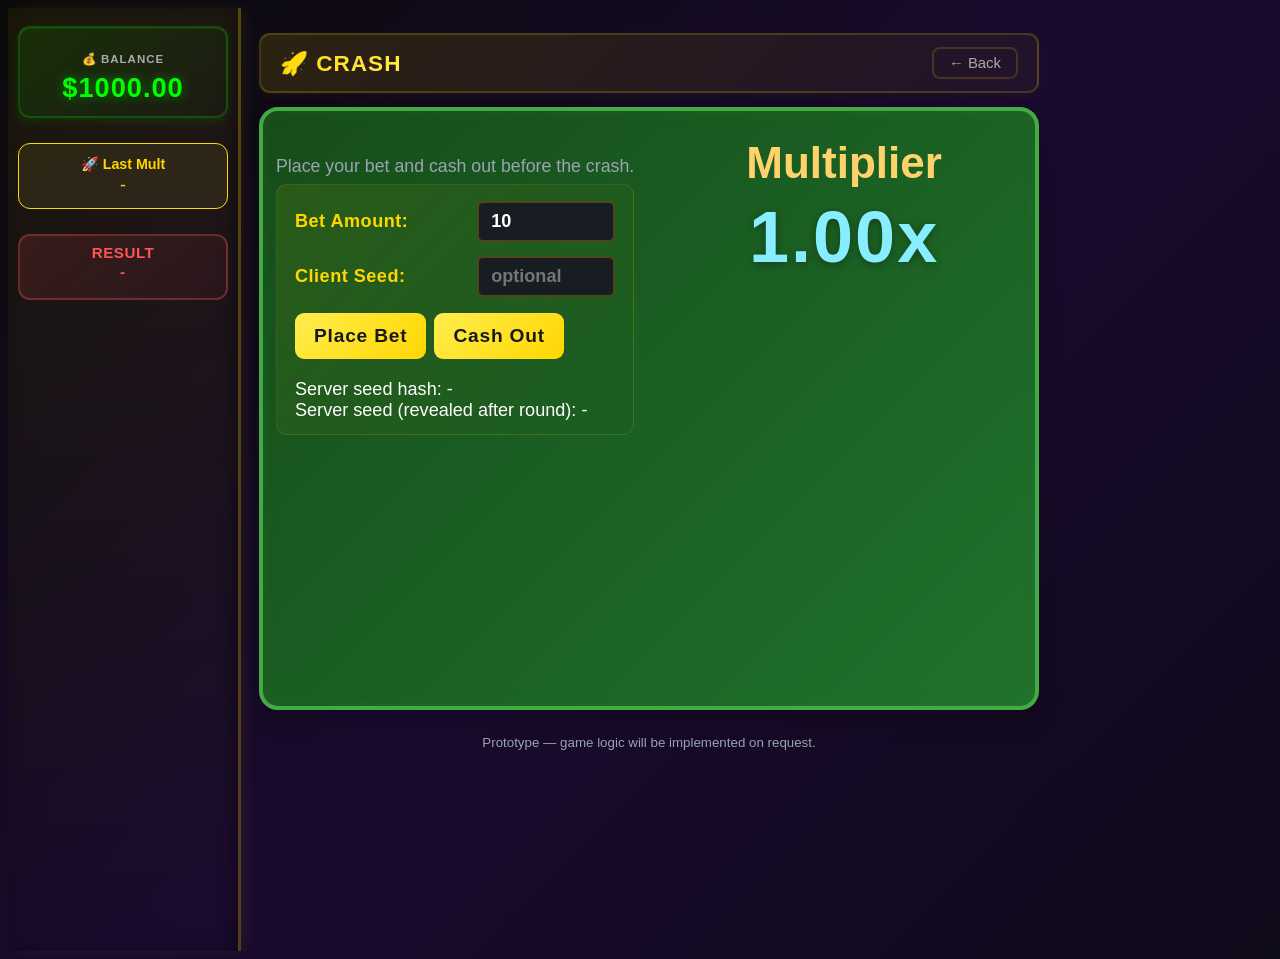
<file: games/crash/index.html>
<!doctype html>
<html lang="en">
<head>
  <meta charset="utf-8" />
  <meta name="viewport" content="width=device-width,initial-scale=1" />
  <title>Crash — Casino</title>
  <style>
    body {
      background: linear-gradient(135deg, #0a0a0a 0%, #1a0a2e 50%, #0f0a1a 100%);
      color: #fff;
      font-family: 'Segoe UI', Tahoma, Geneva, Verdana, sans-serif;
      min-height: 100vh;
      display: flex;
    }
    .left-sidebar {
      width: 210px;
      padding: 18px 10px;
      display: flex;
      flex-direction: column;
      gap: 20px;
      background: linear-gradient(180deg, rgba(255,215,0,0.07) 0%, rgba(255,215,0,0) 100%);
      border-right: 3px solid rgba(255,215,0,0.24);
      box-shadow: inset -6px 0 16px rgba(0,0,0,0.3), 5px 0 12px rgba(255,215,0,0.06);
    }
    .sidebar-balance, .sidebar-result, .sidebar-last-mult {
      text-align: center;
      padding: 12px 8px;
      border-radius: 12px;
      margin-bottom: 5px;
    }
    .sidebar-balance {
      background: linear-gradient(135deg, rgba(0,255,0,0.10) 0%, rgba(0,255,0,0.02) 100%);
      border: 2px solid rgba(0,255,0,0.20);
      box-shadow: 0 4px 10px rgba(0,255,0,0.1), inset 0 1px 0 rgba(0,255,0,0.1);
    }
    .sidebar-balance p { font-size: 0.72em; color: #aaa; margin-bottom: 6px; text-transform: uppercase; letter-spacing: 1px; font-weight: 600; }
    .sidebar-balance .amount {
      font-size: 1.7em; color: #00ff00; font-weight: 900;
      text-shadow: 0 0 12px rgba(0,255,0,0.45); letter-spacing: 1px; display: block;
    }
    .sidebar-result { min-height: 46px; font-size: 0.95em; padding: 8px 5px; }
    .sidebar-result.win { background: linear-gradient(135deg, rgba(0,255,0,0.13) 0%, rgba(0,255,0,0.05) 100%); border: 2px solid rgba(0,255,0,0.31); color: #00ff00; }
    .sidebar-result.lose { background: linear-gradient(135deg, rgba(255,85,85,0.13) 0%, rgba(255,85,85,0.05) 100%); border: 2px solid rgba(255,85,85,0.31); color: #ff5555; }
    .sidebar-result-text { font-size: 1em; font-weight: 700; margin-bottom: 2px; letter-spacing: 0.5px; text-transform: uppercase; }
    .sidebar-result-amount { font-size: 1em; font-weight: 900; letter-spacing: 1px; text-shadow: 0 0 8px rgba(255,255,255,0.14); }
    .sidebar-last-mult {
      border: 1.5px solid #ffd700;
      background: rgba(255,237,78,0.075);
      color: #ffd700;
      font-size: 0.96em;
      margin-top: 0;
    }
    #crash-container {
      max-width: 780px;
      margin: 0 auto 0 0;
      padding: 25px 18px 18px 18px;
      min-height: 100vh;
      display: flex;
      flex-direction: column;
      flex: 1;
    }
    .header-bar {
      display: flex; justify-content: space-between; align-items: center;
      margin-bottom: 14px; padding: 12px 19px; background: linear-gradient(135deg, rgba(255,215,0,0.12) 0%, rgba(255,215,0,0.04) 100%);
      border: 2px solid rgba(255,215,0,0.18); border-radius: 11px; box-shadow: 0 3px 12px rgba(255,215,0,0.04);
    }
    .header-bar h1 {
      margin: 0; font-size: 1.41em;
      background: linear-gradient(135deg, #ffd700 0%, #ffed4e 100%);
      -webkit-background-clip: text; -webkit-text-fill-color: transparent;
      background-clip: text; font-weight: 900; letter-spacing: 1px;
    }
    .back-link { color: #aaa; text-decoration: none; font-size: 0.93em; padding: 6px 15px;
      border: 2px solid rgba(255,215,0,0.16); border-radius: 8px; transition: all 0.3s; }
    .back-link:hover { color: #ffd700; border-color: #ffd700; background: rgba(255,215,0,0.1);}
    .table {
      background: linear-gradient(135deg, #164d1a 0%, #20722c 100%);
      border: 4px solid #44aa44;
      border-radius: 19px;
      padding: 27px 13px 28px 13px;
      margin-bottom: 7px;
      box-shadow: 0 12px 24px rgba(0,0,0,0.19), inset 0 0 14px rgba(68,170,68,0.09);
      position: relative;
      flex: 1 0 auto;
      display: flex;
      flex-direction: column;
      align-items: center;
      min-height: 370px; max-height: 540px; height: 410px;
      justify-content: flex-start;
    }
    #game-area {
      width: 100%;
      display: flex;
      flex-direction: row;
      gap: 32px;
      align-items: flex-start;
      justify-content: center;
      margin-bottom: 13px;
      min-height: 220px;
    }
    #crash-controls {
      min-width:230px; max-width:340px;
      display:flex; flex-direction:column; gap:12px;
      background: linear-gradient(135deg,rgba(255,215,0,0.08),rgba(0,0,0,0.02));
      border: 1.8px solid rgba(255,215,0,0.12);
      border-radius:11px; padding:16px 18px 13px 18px;
      font-size: 1.13em;
      align-self: flex-start;
    }
    #crash-controls label {
      color: #ffd700;
      font-weight: bold;
      font-size: 1em;
      margin-bottom: 2px;
      letter-spacing: 0.5px;
      display: flex;
      justify-content: space-between;
      align-items: center;
    }
    #crash-controls input[type="number"], #crash-controls input[type="text"] {
      padding: 8px 12px;
      font-size: 1em;
      border: 2px solid rgba(255,215,0,0.23);
      border-radius: 6px;
      background: #181d23;
      color: #fff;
      font-weight: bold;
      width: 110px;
      margin-left: 8px;
    }
    #crash-controls input[type="number"]:focus, #crash-controls input[type="text"]:focus {
      outline: none;
      border-color: #ffd700;
      background: rgba(255,215,0,0.16);
      box-shadow: 0 0 8px rgba(255,215,0,0.13);
    }
    #crash-controls button {
      padding: 12px 19px;
      border-radius: 9px;
      border: none;
      font-size: 1.06em;
      font-weight: bold;
      letter-spacing: 0.8px;
      background: linear-gradient(135deg, #ffed4e 0%, #ffd700 100%);
      color: #181818;
      margin-top: 2px;
      cursor: pointer;
      transition: filter .2s, box-shadow .2s;
      min-width: 90px;
    }
    #crash-controls button:active { filter: brightness(0.96);}
    .muted { color: #9aa4b2; font-size: 1.11em;}
    #multiplier {
      font-size: 72px;
      font-weight: 800;
      color: #8ef;
      margin-bottom: 6px;
      letter-spacing: 2px;
      text-shadow:0 2px 10px #0005;
    }
    #crash-log {
      margin-top: 24px; /* more spacing to visually contain in table */
      font-size: 1.12em;
      min-height:32px;
      width:100%;
      text-align:center;
      word-break: break-word;
    }
    #crash-mult-label {
      font-size:44px;
      font-weight:700;
      color:#ffd36b;
      margin-bottom:8px;
    }
    footer { margin-top:16px; text-align:center; color:#9aa4b2; }
    @media (max-width: 900px) {.left-sidebar {display:none !important;}}
  </style>
</head>
<body>
  <div class="left-sidebar">
    <div class="sidebar-balance">
      <p>💰 Balance</p>
      <div class="amount" id="sidebar-bankroll">$0</div>
    </div>
    <div class="sidebar-last-mult" id="sidebar-last-mult">
      <div style="font-size:0.93em;font-weight:bold;">🚀 Last Mult</div>
      <div style="font-size:1.15em;margin-top:2px;" id="sidebar-last-mult-txt">-</div>
    </div>
    <div class="sidebar-result" id="sidebar-result">
      <div class="sidebar-result-text" id="sidebar-result-text">Result</div>
      <div class="sidebar-result-amount" id="sidebar-result-amount">$0</div>
    </div>
  </div>
  <div id="crash-container">
    <span id="bankroll" style="display:none"></span>
    <div class="header-bar">
      <h1>🚀 CRASH</h1>
      <a href="../../index.html" class="back-link">← Back</a>
    </div>
    <div class="table">
      <section id="game-area">
        <div>
          <p class="muted" style="margin-bottom:7px;">Place your bet and cash out before the crash.</p>
          <div id="crash-controls">
            <label>Bet Amount: <input id="bet" type="number" min="1" value="10"></label>
            <label>Client Seed: <input id="client-seed" type="text" placeholder="optional" /></label>
            <div style="display:flex;gap:8px">
              <button id="place">Place Bet</button>
              <button id="cashout" disabled>Cash Out</button>
            </div>
            <div style="margin-top:8px">
              <div>Server seed hash: <span id="server-hash">-</span></div>
              <div>Server seed (revealed after round): <span id="server-seed">-</span></div>
            </div>
          </div>
        </div>

        <div style="flex:1;min-width:220px;max-width:420px;text-align:center">
          <div id="crash-mult-label">Multiplier</div>
          <div id="multiplier">1.00x</div>
          <div id="crash-log"></div>
        </div>
      </section>
    </div>
    <footer><small>Prototype — game logic will be implemented on request.</small></footer>
  </div>
  <script>
    // Sidebar sync logic for crash game.
    function syncSidebar() {
      var bankroll = document.getElementById('bankroll')?.textContent || '$0';
      document.getElementById('sidebar-bankroll').textContent = bankroll;
      // Last Multiplier
      var crashLogEl = document.getElementById('crash-log');
      var lastMult = '-';
      if(crashLogEl && crashLogEl.textContent.match(/(?:Crashed at|Cashed out)\s+([\d.]+)x/)) {
        lastMult = crashLogEl.textContent.match(/(?:Crashed at|Cashed out)\s+([\d.]+)x/)[1] + 'x';
      }
      document.getElementById('sidebar-last-mult-txt').textContent = lastMult;
      // Result/dollars
      var res = "-";
      if(crashLogEl && crashLogEl.textContent.match(/lost\s+\$?([\d.]+)/i)){
        res = "-" + crashLogEl.textContent.match(/lost\s+\$?([\d.]+)/i)[1];
      }
      if(crashLogEl && crashLogEl.textContent.match(/Cashed out\s+\$?([\d.]+)/i)){
        res = crashLogEl.textContent.match(/Cashed out\s+\$?([\d.]+)/i)[1];
      }
      document.getElementById('sidebar-result-amount').textContent = res === "-" ? "-" : (res.startsWith('-') ? res : "$"+res);
      document.getElementById('sidebar-result-text').textContent = res === "-" ? "RESULT" : (res.startsWith('-') ? "LOSE" : "WIN!");
      var box = document.getElementById('sidebar-result');
      box.className = "sidebar-result" +
        ((res !== "-" && !res.startsWith('-') && res!=="0" && res!=="$0") ? " win"
        : (res.startsWith('-') ? " lose" : ""));
    }
    setInterval(syncSidebar, 200);
  </script>
  <script src="main.js"></script>
</body>
</html>
</file>
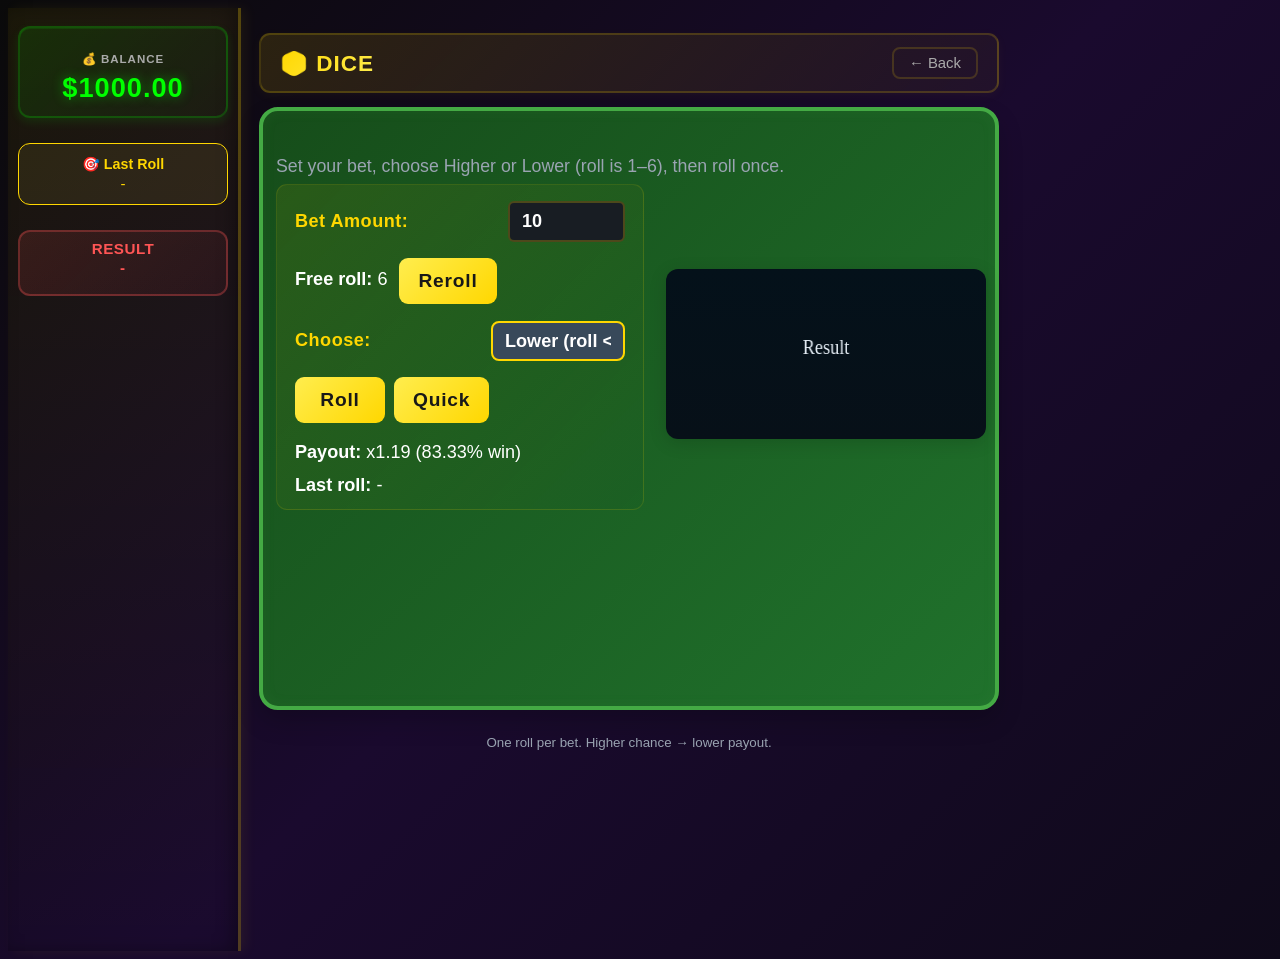
<file: games/dice/index.html>
<!doctype html>
<html lang="en">
<head>
  <meta charset="utf-8" />
  <meta name="viewport" content="width=device-width,initial-scale=1" />
  <title>Dice — Casino</title>
  <style>
    body {
      background: linear-gradient(135deg, #0a0a0a 0%, #1a0a2e 50%, #0f0a1a 100%);
      color: #fff;
      font-family: 'Segoe UI', Tahoma, Geneva, Verdana, sans-serif;
      min-height: 100vh;
      display: flex;
    }
    .left-sidebar {
      width: 210px;
      padding: 18px 10px;
      display: flex;
      flex-direction: column;
      gap: 20px;
      background: linear-gradient(180deg, rgba(255,215,0,0.07) 0%, rgba(255,215,0,0) 100%);
      border-right: 3px solid rgba(255,215,0,0.24);
      box-shadow: inset -6px 0 16px rgba(0,0,0,0.3), 5px 0 12px rgba(255,215,0,0.06);
    }
    .sidebar-balance, .sidebar-result, .sidebar-last-roll {
      text-align: center;
      padding: 12px 8px;
      border-radius: 12px;
      margin-bottom: 5px;
    }
    .sidebar-balance {
      background: linear-gradient(135deg, rgba(0,255,0,0.10) 0%, rgba(0,255,0,0.02) 100%);
      border: 2px solid rgba(0,255,0,0.20);
      box-shadow: 0 4px 10px rgba(0,255,0,0.1), inset 0 1px 0 rgba(0,255,0,0.1);
    }
    .sidebar-balance p { font-size: 0.72em; color: #aaa; margin-bottom: 6px; text-transform: uppercase; letter-spacing: 1px; font-weight: 600; }
    .sidebar-balance .amount {
      font-size: 1.7em; color: #00ff00; font-weight: 900;
      text-shadow: 0 0 12px rgba(0,255,0,0.45); letter-spacing: 1px; display: block;
    }
    .sidebar-result { min-height: 46px; font-size: 0.95em; padding: 8px 5px; }
    .sidebar-result.win { background: linear-gradient(135deg, rgba(0,255,0,0.13) 0%, rgba(0,255,0,0.05) 100%); border: 2px solid rgba(0,255,0,0.31); color: #00ff00; }
    .sidebar-result.lose { background: linear-gradient(135deg, rgba(255,85,85,0.13) 0%, rgba(255,85,85,0.05) 100%); border: 2px solid rgba(255,85,85,0.31); color: #ff5555; }
    .sidebar-result-text { font-size: 1em; font-weight: 700; margin-bottom: 2px; letter-spacing: 0.5px; text-transform: uppercase; }
    .sidebar-result-amount { font-size: 1em; font-weight: 900; letter-spacing: 1px; text-shadow: 0 0 8px rgba(255,255,255,0.14); }
    .sidebar-last-roll {
      border: 1.5px solid #ffd700;
      background: rgba(255,237,78,0.075);
      color: #ffd700;
      font-size: 0.96em;
      margin-top: 0;
    }
    #dice-container {
      max-width: 740px;
      margin: 0 auto 0 0;
      padding: 25px 18px 18px 18px;
      min-height: 100vh;
      display: flex;
      flex-direction: column;
      flex: 1;
    }
    .header-bar {
      display: flex; justify-content: space-between; align-items: center;
      margin-bottom: 14px; padding: 12px 19px; background: linear-gradient(135deg, rgba(255,215,0,0.12) 0%, rgba(255,215,0,0.04) 100%);
      border: 2px solid rgba(255,215,0,0.18); border-radius: 11px; box-shadow: 0 3px 12px rgba(255,215,0,0.04);
    }
    .header-bar h1 {
      margin: 0; font-size: 1.41em;
      background: linear-gradient(135deg, #ffd700 0%, #ffed4e 100%);
      -webkit-background-clip: text; -webkit-text-fill-color: transparent;
      background-clip: text; font-weight: 900; letter-spacing: 1px;
    }
    .back-link { color: #aaa; text-decoration: none; font-size: 0.93em; padding: 6px 15px;
      border: 2px solid rgba(255,215,0,0.16); border-radius: 8px; transition: all 0.3s; }
    .back-link:hover { color: #ffd700; border-color: #ffd700; background: rgba(255,215,0,0.1);}
    .table {
      background: linear-gradient(135deg, #164d1a 0%, #20722c 100%);
      border: 4px solid #44aa44;
      border-radius: 19px;
      padding: 27px 13px 28px 13px;
      margin-bottom: 7px;
      box-shadow: 0 12px 24px rgba(0,0,0,0.19), inset 0 0 14px rgba(68,170,68,0.09);
      position: relative;
      flex: 1 0 auto;
      display: flex;
      flex-direction: column;
      align-items: center;
      min-height: 410px; max-height: 540px; height: 410px;
      justify-content: flex-start;
    }
    #game-area {
      width: 100%;
      display: flex;
      flex-direction: row;
      gap: 32px;
      align-items: flex-start;
      justify-content: center;
      margin-bottom: 13px;
      min-height: 220px;
    }
    #dice-controls {
      min-width:230px; max-width:330px;
      display:flex; flex-direction:column; gap:12px;
      background: linear-gradient(135deg,rgba(255,215,0,0.08),rgba(0,0,0,0.02));
      border: 1.8px solid rgba(255,215,0,0.12);
      border-radius:11px; padding:16px 18px 13px 18px;
      font-size: 1.13em;
      align-self: flex-start;
    }
    #dice-controls label {
      color: #ffd700;
      font-weight: bold;
      font-size: 1em;
      margin-bottom: 2px;
      letter-spacing: 0.5px;
      display: flex;
      justify-content: space-between;
      align-items: center;
    }
    #dice-controls input[type="number"] {
      padding: 8px 12px;
      font-size: 1em;
      border: 2px solid rgba(255,215,0,0.23);
      border-radius: 6px;
      background: #181d23;
      color: #fff;
      font-weight: bold;
      width: 89px;
      margin-left: 8px;
    }
    #dice-controls select {
      padding: 8px 12px;
      font-size: 1em;
      border: 2px solid #ffd700;
      border-radius: 8px;
      background: #38495a;
      color: #fff;
      font-weight: bold;
      width: 134px;
      margin-left: 8px;
      appearance: none;
      -webkit-appearance: none;
      -moz-appearance: none;
      box-shadow: none;
      outline: none;
    }
    #dice-controls select option {
      background: #38495a;
      color: #fff;
    }
    #dice-controls input:focus,
    #dice-controls select:focus {
      outline: none;
      border-color: #ffd700;
      background: rgba(255,215,0,0.16);
      box-shadow: 0 0 8px rgba(255,215,0,0.13);
    }
    #dice-controls button {
      padding: 12px 19px;
      border-radius: 9px;
      border: none;
      font-size: 1.06em;
      font-weight: bold;
      letter-spacing: 0.8px;
      background: linear-gradient(135deg, #ffed4e 0%, #ffd700 100%);
      color: #181818;
      margin-top: 2px;
      cursor: pointer;
      transition: filter .2s, box-shadow .2s;
      min-width: 90px;
    }
    #dice-controls button:active { filter: brightness(0.96);}
    #quick { background: linear-gradient(135deg, #00d960 0%, #00b84d 100%); color: #fff; }
    #quick:hover { background: linear-gradient(135deg,#00ff6b 0%,#00d960 100%);}
    #roll:hover { box-shadow: 0 4px 16px rgba(255,239,78,0.16);}
    .muted { color: #9aa4b2; font-size: 1.11em;}
    #dice-canvas {
      background:linear-gradient(#04111a,#071018);
      border-radius:12px;display:block;margin-top:6px;
      box-shadow: 0 4px 18px rgba(0,0,0,0.14);
      width: 320px;
      height: 170px;
      min-width: 220px;
      min-height: 120px;
      max-width: 400px;
      max-height: 200px;
    }
    /* <<< Position the entire result window (canvas) >>> */
    .dice-canvas-holder {
      flex:1;
      min-width:220px;
      max-width:350px;
      text-align:center;
      margin-left: -150px; /* move left from center */
      margin-top: 125px;   /* move down from center */
    }
    #dice-log {
      margin-top:32px;
      font-size:1.13em;
      width:100%;
      text-align:center;
    }
    footer { margin-top:16px; text-align:center; color:#9aa4b2; }
    @media (max-width: 900px) {.left-sidebar {display:none !important;}}
  </style>
</head>
<body>
  <div class="left-sidebar">
    <div class="sidebar-balance">
      <p>💰 Balance</p>
      <div class="amount" id="sidebar-bankroll">$0</div>
    </div>
    <div class="sidebar-last-roll" id="sidebar-last-roll">
      <div style="font-size:0.93em;font-weight:bold;">🎯 Last Roll</div>
      <div style="font-size:0.99em;margin-top:2px;" id="sidebar-last-roll-txt">-</div>
    </div>
    <div class="sidebar-result" id="sidebar-result">
      <div class="sidebar-result-text" id="sidebar-result-text">Result</div>
      <div class="sidebar-result-amount" id="sidebar-result-amount">$0</div>
    </div>
  </div>
  <div id="dice-container">
    <span id="bankroll" style="display:none"></span>
    <div class="header-bar">
      <h1>🎲 DICE</h1>
      <a href="../../index.html" class="back-link">← Back</a>
    </div>
    <div class="table">
      <section id="game-area">
        <div>
          <p class="muted" style="margin-bottom:7px;">Set your bet, choose Higher or Lower (roll is 1–6), then roll once.</p>
          <div id="dice-controls">
            <label>Bet Amount: <input id="bet" type="number" min="1" value="10"></label>
            <div style="display:flex;align-items:center;gap:12px;margin-bottom:5px;">
              <div><strong>Free roll:</strong> <span id="shown-roll">-</span></div>
              <div><button id="reroll" type="button">Reroll</button></div>
            </div>
            <label>Choose:
              <select id="direction">
                <option value="lower">Lower (roll &lt; shown)</option>
                <option value="higher">Higher (roll &gt; shown)</option>
              </select>
            </label>
            <div style="display:flex;gap:9px;margin-bottom:7px;">
              <button id="roll">Roll</button>
              <button id="quick">Quick</button>
            </div>
            <div><strong>Payout:</strong> <span id="payout">x0.00</span></div>
            <div><strong>Last roll:</strong> <span id="last-roll">-</span></div>
          </div>
        </div>
        <div class="dice-canvas-holder">
          <canvas id="dice-canvas" width="350" height="170"></canvas>
        </div>
      </section>
      <div id="dice-log"></div>
    </div>
    <footer><small>One roll per bet. Higher chance → lower payout.</small></footer>
  </div>
  <script>
    // Sidebar sync logic dice
    function syncSidebar() {
      var bankroll = document.getElementById('bankroll')?.textContent || '$0';
      document.getElementById('sidebar-bankroll').textContent = bankroll;
      var last = document.getElementById('last-roll')?.textContent || '-';
      document.getElementById('sidebar-last-roll-txt').textContent = last;
      // Result (extract won $)
      var logEl = document.getElementById('dice-log');
      var res = "-";
      if(logEl && logEl.textContent.match(/payout\s+\$?([\d.]+)/i)){
        res = logEl.textContent.match(/payout\s+\$?([\d.]+)/i)[1];
      } else if(logEl && logEl.textContent.match(/lost\s+\$?([\d.]+)/i)){
        res = "-"+logEl.textContent.match(/lost\s+\$?([\d.]+)/i)[1];
      } else if(logEl && logEl.textContent.match(/returned\s+\$?([\d.]+)/i)) {
        res = "$0";
      }
      document.getElementById('sidebar-result-amount').textContent = res === "-" ? "-" : (res.startsWith('-') ? res : "$"+res);
      document.getElementById('sidebar-result-text').textContent = res === "-" ? "RESULT" : (res.startsWith('-') ? "LOSE" : (res==="0"||res==="$0" ? "PUSH" : "WIN!"));
      var box = document.getElementById('sidebar-result');
      box.className = "sidebar-result" +
        ((res !== "-" && !res.startsWith('-') && res!=="0" && res!=="$0") ? " win" 
        : (res.startsWith('-') ? " lose" : ""));
    }
    setInterval(syncSidebar, 200);
  </script>
  <script src="main.js"></script>
</body>
</html>
</file>
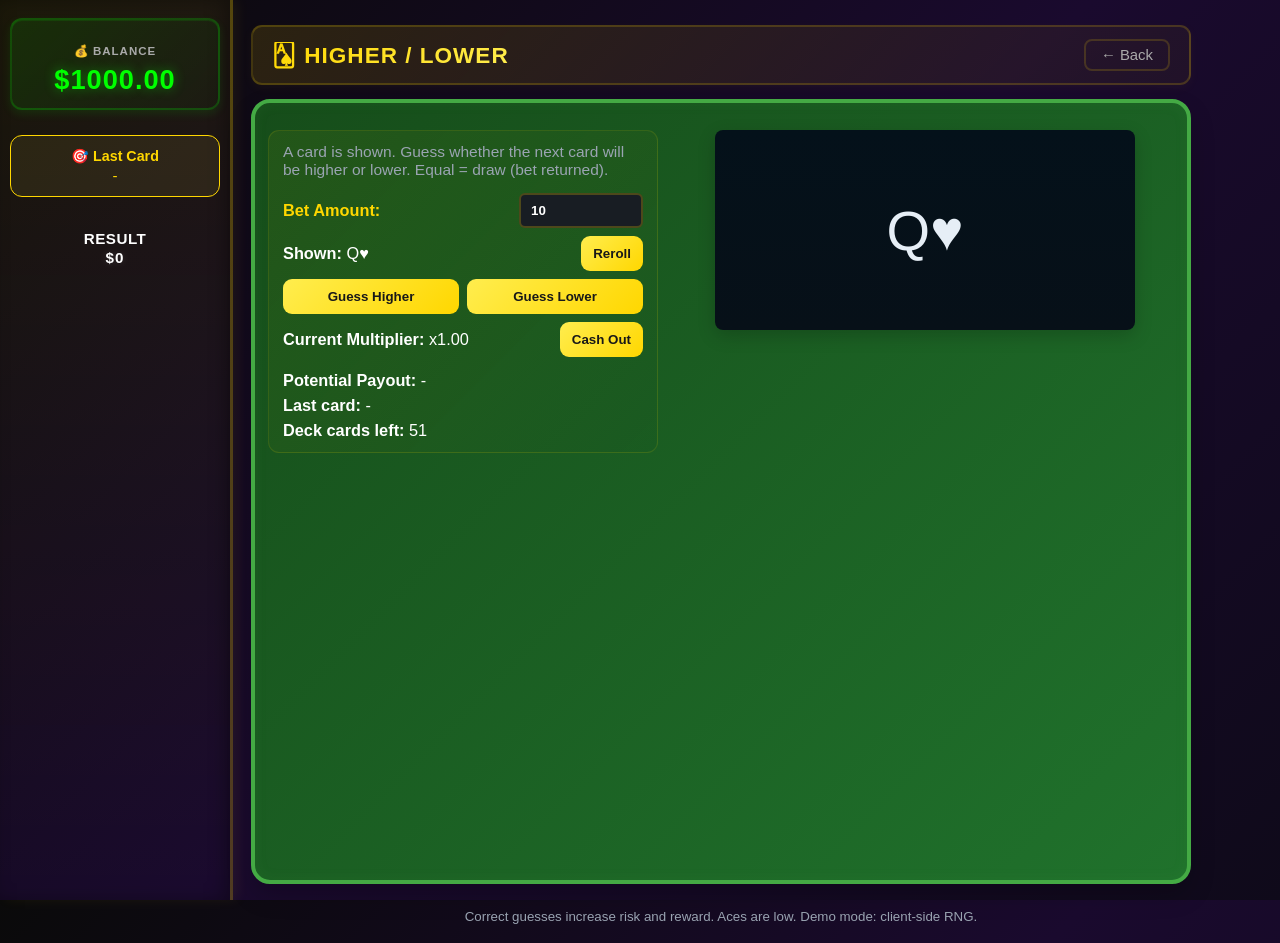
<file: games/higherlower/index.html>
<!doctype html>
<html lang="en">
<head>
  <meta charset="utf-8" />
  <meta name="viewport" content="width=device-width,initial-scale=1" />
  <title>Higher / Lower — Casino</title>
  <style>
    :root{
      --bg1: #0a0a0a;
      --panel-gold: rgba(255,215,0,0.08);
      --gold: #ffd700;
      --green: #00ff00;
      --muted: #9aa4b2;
    }

    html,body{height:100%;margin:0;padding:0}
    body {
      background: linear-gradient(135deg, #0a0a0a 0%, #1a0a2e 50%, #0f0a1a 100%);
      color: #fff;
      font-family: 'Segoe UI', Tahoma, Geneva, Verdana, sans-serif;
      min-height: 100vh;
      display: flex;
    }

    /* Sidebar (same design as Dice/Slots) */
    .left-sidebar {
      width: 210px;
      padding: 18px 10px;
      display: flex;
      flex-direction: column;
      gap: 20px;
      background: linear-gradient(180deg, rgba(255,215,0,0.07) 0%, rgba(255,215,0,0) 100%);
      border-right: 3px solid rgba(255,215,0,0.24);
      box-shadow: inset -6px 0 16px rgba(0,0,0,0.3), 5px 0 12px rgba(255,215,0,0.06);
    }
    .sidebar-balance, .sidebar-result, .sidebar-last-roll {
      text-align: center;
      padding: 12px 8px;
      border-radius: 12px;
      margin-bottom: 5px;
    }
    .sidebar-balance {
      background: linear-gradient(135deg, rgba(0,255,0,0.10) 0%, rgba(0,255,0,0.02) 100%);
      border: 2px solid rgba(0,255,0,0.20);
      box-shadow: 0 4px 10px rgba(0,255,0,0.1), inset 0 1px 0 rgba(0,255,0,0.1);
    }
    .sidebar-balance p { font-size: 0.72em; color: #aaa; margin-bottom: 6px; text-transform: uppercase; letter-spacing: 1px; font-weight: 600; }
    .sidebar-balance .amount {
      font-size: 1.7em; color: var(--green); font-weight: 900;
      text-shadow: 0 0 12px rgba(0,255,0,0.45); letter-spacing: 1px; display: block;
    }
    .sidebar-result { min-height: 46px; font-size: 0.95em; padding: 8px 5px; }
    .sidebar-result.win { background: linear-gradient(135deg, rgba(0,255,0,0.13) 0%, rgba(0,255,0,0.05) 100%); border: 2px solid rgba(0,255,0,0.31); color: var(--green); }
    .sidebar-result.lose { background: linear-gradient(135deg, rgba(255,85,85,0.13) 0%, rgba(255,85,85,0.05) 100%); border: 2px solid rgba(255,85,85,0.31); color: #ff5555; }
    .sidebar-result-text { font-size: 1em; font-weight: 700; margin-bottom: 2px; letter-spacing: 0.5px; text-transform: uppercase; }
    .sidebar-result-amount { font-size: 1em; font-weight: 900; letter-spacing: 1px; text-shadow: 0 0 8px rgba(255,255,255,0.14); }
    .sidebar-last-roll {
      border: 1.5px solid var(--gold);
      background: rgba(255,237,78,0.075);
      color: var(--gold);
      font-size: 0.96em;
      margin-top: 0;
    }

    /* Main container & header */
    .container {
      max-width: 940px;
      margin: 0 auto 0 0;
      padding: 25px 18px 18px 18px;
      min-height: 100vh;
      display: flex;
      flex-direction: column;
      flex: 1;
    }
    .header-bar {
      display: flex; justify-content: space-between; align-items: center;
      margin-bottom: 14px; padding: 12px 19px; background: linear-gradient(135deg, rgba(255,215,0,0.12) 0%, rgba(255,215,0,0.04) 100%);
      border: 2px solid rgba(255,215,0,0.18); border-radius: 11px; box-shadow: 0 3px 12px rgba(255,215,0,0.04);
    }
    .header-bar h1 {
      margin: 0; font-size: 1.41em;
      background: linear-gradient(135deg, #ffd700 0%, #ffed4e 100%);
      -webkit-background-clip: text; -webkit-text-fill-color: transparent;
      background-clip: text; font-weight: 900; letter-spacing: 1px;
    }
    .back-link { color: #aaa; text-decoration: none; font-size: 0.93em; padding: 6px 15px;
      border: 2px solid rgba(255,215,0,0.16); border-radius: 8px; transition: all 0.3s; }
    .back-link:hover { color: var(--gold); border-color: var(--gold); background: rgba(255,215,0,0.1);}

    .table {
      background: linear-gradient(135deg, #164d1a 0%, #20722c 100%);
      border: 4px solid #44aa44;
      border-radius: 19px;
      padding: 27px 13px 28px 13px;
      margin-bottom: 7px;
      box-shadow: 0 12px 24px rgba(0,0,0,0.19), inset 0 0 14px rgba(68,170,68,0.09);
      position: relative;
      flex: 1 0 auto;
      display: flex;
      flex-direction: column;
      align-items: center;
      min-height: 410px;
      justify-content: flex-start;
    }

    /* Game layout */
    #game-area { width: 100%; display:flex; flex-direction:column; gap:14px; }
    .hl-row { display:flex; gap:18px; align-items:flex-start; justify-content:space-between; flex-wrap:wrap; width:100%;}
    .hl-controls {
      min-width:260px; max-width:360px;
      display:flex; flex-direction:column; gap:8px;
      background: linear-gradient(135deg,rgba(255,215,0,0.06),rgba(0,0,0,0.02));
      border: 1.8px solid rgba(255,215,0,0.12);
      border-radius:11px; padding:12px 14px;
      font-size: 1.02em;
    }
    .hl-controls label { color: var(--gold); font-weight:700; display:flex; justify-content:space-between; align-items:center; }
    .hl-controls input[type=number]{
      padding:8px 10px;border-radius:6px;border:2px solid rgba(255,215,0,0.23);background:#181d23;color:#fff;font-weight:700;width:100px;margin-left:8px;
    }
    .hl-controls button{
      padding:10px 12px;border-radius:9px;border:none;font-weight:800;background:linear-gradient(135deg,#ffed4e,#ffd700);cursor:pointer;color:#181818;
    }
    .hl-controls .muted { color:var(--muted); font-size:0.95em; }

    /* Card area */
    .card-holder {
      flex:1; min-width:220px; max-width:520px; text-align:center;
      display:flex; align-items:center; justify-content:center;
    }
    #card-canvas {
      width:420px; max-width:100%; height:200px; background:linear-gradient(#04111a,#071018);
      border-radius:8px; display:flex; align-items:center; justify-content:center;
      color:#e6eef6; font-size:56px; box-shadow: 0 6px 18px rgba(0,0,0,0.18);
      -webkit-user-select:none; user-select:none;
    }

    /* Log */
    #hl-log { width:100%; margin-top:12px; color:var(--muted); min-height:36px; }
    #hl-log p { margin:6px 0; }

    footer { margin-top:16px; text-align:center; color:var(--muted); }

    @media (max-width:900px){
      .left-sidebar { display:none!important; }
      .container { padding:16px; }
      .hl-row { flex-direction:column; align-items:center; }
      #card-canvas { height:160px; font-size:44px; }
    }
  </style>
</head>
<body>
  <div class="left-sidebar">
    <div class="sidebar-balance">
      <p>💰 Balance</p>
      <div class="amount" id="sidebar-bankroll">$0</div>
    </div>
    <div class="sidebar-last-roll" id="sidebar-last-roll">
      <div style="font-size:0.93em;font-weight:bold;">🎯 Last Card</div>
      <div style="font-size:0.99em;margin-top:2px;" id="sidebar-last-roll-txt">-</div>
    </div>
    <div class="sidebar-result" id="sidebar-result" aria-live="polite">
      <div class="sidebar-result-text" id="sidebar-result-text">Result</div>
      <div class="sidebar-result-amount" id="sidebar-result-amount">$0</div>
    </div>
  </div>

  <div class="container">
    <div class="header-bar">
      <h1>🂡 HIGHER / LOWER</h1>
      <a href="../../index.html" class="back-link">← Back</a>
    </div>

    <div class="table">
      <section id="game-area">
        <div class="hl-row">
          <div class="hl-controls" id="hl-controls">
            <div class="muted" style="margin-bottom:6px">A card is shown. Guess whether the next card will be higher or lower. Equal = draw (bet returned).</div>

            <label>Bet Amount:
              <input id="bet" type="number" min="1" value="10">
            </label>

            <div style="display:flex;gap:8px;align-items:center;justify-content:space-between">
              <div><strong>Shown:</strong> <span id="shown-card">-</span></div>
              <button id="reroll" type="button">Reroll</button>
            </div>

            <div style="display:flex;gap:8px;justify-content:space-between">
              <button id="guess-higher" style="flex:1">Guess Higher</button>
              <button id="guess-lower" style="flex:1">Guess Lower</button>
            </div>

            <div style="display:flex;gap:8px;align-items:center;justify-content:space-between">
              <div><strong>Current Multiplier:</strong> <span id="multiplier">x1.00</span></div>
              <button id="cashout" disabled>Cash Out</button>
            </div>

            <div style="margin-top:6px">
              <div><strong>Potential Payout:</strong> <span id="potential">-</span></div>
              <div style="margin-top:6px"><strong>Last card:</strong> <span id="last-card">-</span></div>
              <div style="margin-top:6px"><strong>Deck cards left:</strong> <span id="deck-left">52</span></div>
            </div>
          </div>

          <div class="card-holder">
            <div id="card-canvas" aria-live="polite">-</div>
          </div>
        </div>

        <div id="hl-log"></div>
      </section>
    </div>

    <footer><small>Correct guesses increase risk and reward. Aces are low. Demo mode: client-side RNG.</small></footer>
  </div>

  <script src="main.js"></script>
</body>
</html>
</file>
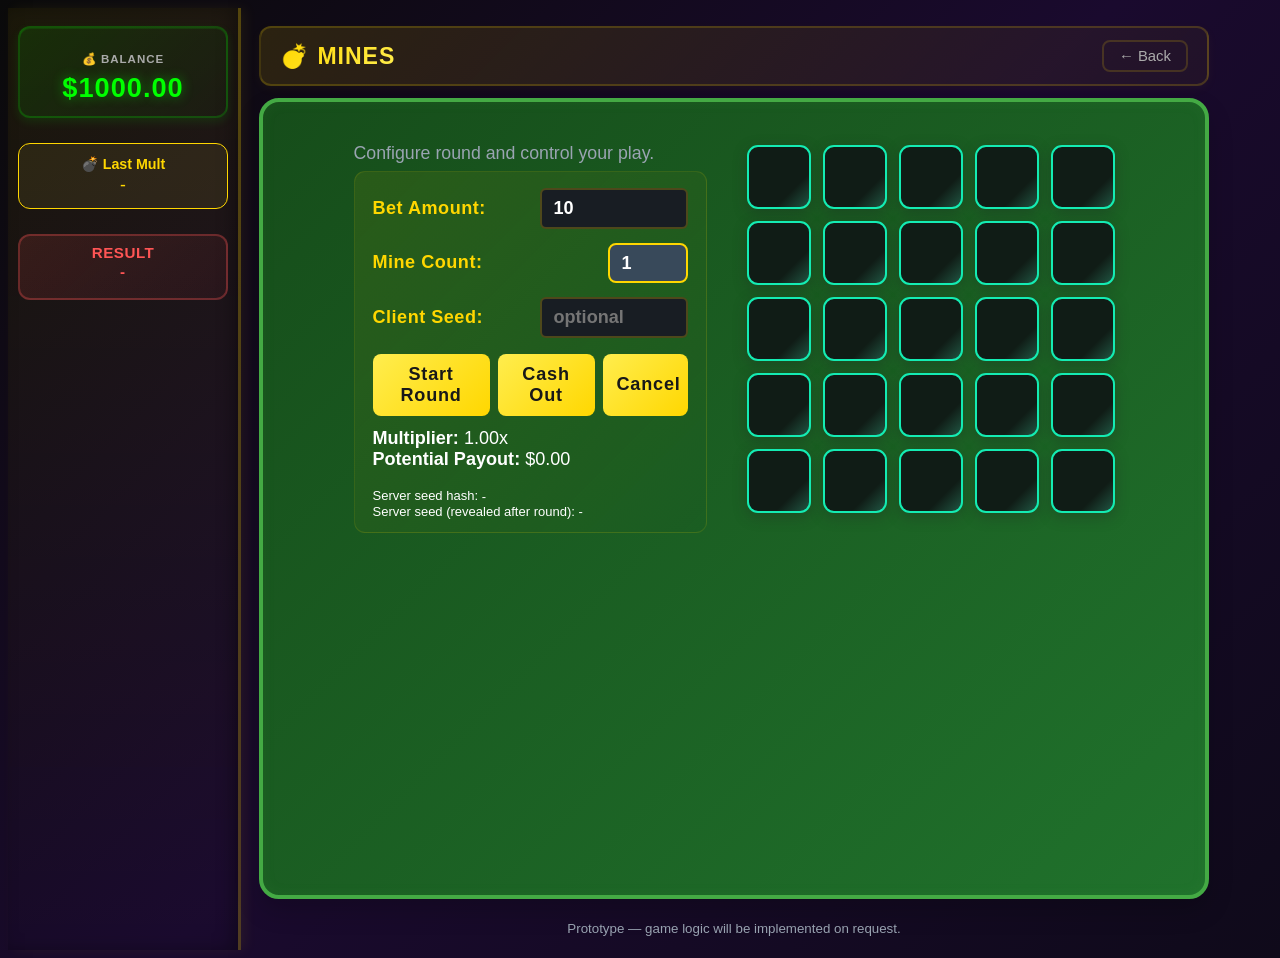
<file: games/mines/index.html>
<!doctype html>
<html lang="en">
<head>
  <meta charset="utf-8" />
  <meta name="viewport" content="width=device-width,initial-scale=1" />
  <title>Mines — Casino</title>
  <style>
    body {
      background: linear-gradient(135deg, #0a0a0a 0%, #1a0a2e 50%, #0f0a1a 100%);
      color: #fff;
      font-family: 'Segoe UI', Tahoma, Geneva, Verdana, sans-serif;
      min-height: 100vh;
      display: flex;
    }
    .left-sidebar {
      width: 210px;
      padding: 18px 10px;
      display: flex;
      flex-direction: column;
      gap: 20px;
      background: linear-gradient(180deg, rgba(255,215,0,0.07) 0%, rgba(255,215,0,0) 100%);
      border-right: 3px solid rgba(255,215,0,0.24);
      box-shadow: inset -6px 0 16px rgba(0,0,0,0.3), 5px 0 12px rgba(255,215,0,0.06);
    }
    .sidebar-balance, .sidebar-result, .sidebar-last-mult {
      text-align: center;
      padding: 12px 8px;
      border-radius: 12px;
      margin-bottom: 5px;
    }
    .sidebar-balance {
      background: linear-gradient(135deg, rgba(0,255,0,0.10) 0%, rgba(0,255,0,0.02) 100%);
      border: 2px solid rgba(0,255,0,0.20);
      box-shadow: 0 4px 10px rgba(0,255,0,0.1), inset 0 1px 0 rgba(0,255,0,0.1);
    }
    .sidebar-balance p { font-size: 0.72em; color: #aaa; margin-bottom: 6px; text-transform: uppercase; letter-spacing: 1px; font-weight: 600; }
    .sidebar-balance .amount {
      font-size: 1.7em; color: #00ff00; font-weight: 900;
      text-shadow: 0 0 12px rgba(0,255,0,0.45); letter-spacing: 1px; display: block;
    }
    .sidebar-result { min-height: 46px; font-size: 0.95em; padding: 8px 5px; }
    .sidebar-result.win { background: linear-gradient(135deg, rgba(0,255,0,0.13) 0%, rgba(0,255,0,0.05) 100%); border: 2px solid rgba(0,255,0,0.31); color: #00ff00; }
    .sidebar-result.lose { background: linear-gradient(135deg, rgba(255,85,85,0.13) 0%, rgba(255,85,85,0.05) 100%); border: 2px solid rgba(255,85,85,0.31); color: #ff5555; }
    .sidebar-result-text { font-size: 1em; font-weight: 700; margin-bottom: 2px; letter-spacing: 0.5px; text-transform: uppercase; }
    .sidebar-result-amount { font-size: 1em; font-weight: 900; letter-spacing: 1px; text-shadow: 0 0 8px rgba(255,255,255,0.14); }
    .sidebar-last-mult {
      border: 1.5px solid #ffd700;
      background: rgba(255,237,78,0.075);
      color: #ffd700;
      font-size: 0.96em;
      margin-top: 0;
    }
    #mines-container {
      max-width: 950px;
      margin: 0 auto 0 0;
      padding: 18px 18px 13px 18px;
      min-height: 100vh;
      display: flex;
      flex-direction: column;
      flex: 1;
    }
    .header-bar {
      display: flex; justify-content: space-between; align-items: center;
      margin-bottom: 12px; padding: 12px 19px; background: linear-gradient(135deg, rgba(255,215,0,0.12) 0%, rgba(255,215,0,0.04) 100%);
      border: 2px solid rgba(255,215,0,0.18); border-radius: 12px; box-shadow: 0 3px 12px rgba(255,215,0,0.04);
    }
    .header-bar h1 {
      margin: 0; font-size: 1.44em;
      background: linear-gradient(135deg, #ffd700 0%, #ffed4e 100%);
      -webkit-background-clip: text; -webkit-text-fill-color: transparent;
      background-clip: text; font-weight: 900; letter-spacing: 1px;
    }
    .back-link { color: #aaa; text-decoration: none; font-size: 0.93em; padding: 6px 15px;
      border: 2px solid rgba(255,215,0,0.16); border-radius: 8px; transition: all 0.3s; }
    .back-link:hover { color: #ffd700; border-color: #ffd700; background: rgba(255,215,0,0.1);}
    .table {
      background: linear-gradient(135deg, #164d1a 0%, #20722c 100%);
      border: 4px solid #44aa44;
      border-radius: 20px;
      padding: 23px 23px 30px 23px;
      margin-bottom: 7px;
      box-shadow: 0 12px 24px rgba(0,0,0,0.19), inset 0 0 14px rgba(68,170,68,0.09);
      position: relative;
      flex: 1 0 auto;
      display: flex;
      flex-direction: column;
      align-items: center;
      min-height: 620px; max-height: 880px; height: 740px;
      justify-content: flex-start;
    }
    #game-area {
      width: 100%;
      display: flex;
      flex-direction: row;
      gap: 40px;
      align-items: flex-start;
      justify-content: center;
      margin-bottom: 18px;
      min-height: 420px;
    }
    #mines-controls {
      min-width:235px; max-width:315px;
      display:flex; flex-direction:column; gap:12px;
      background: linear-gradient(135deg,rgba(255,215,0,0.08),rgba(0,0,0,0.02));
      border: 1.8px solid rgba(255,215,0,0.12);
      border-radius:11px; padding:16px 18px 13px 18px;
      font-size: 1.13em;
      align-self: flex-start;
    }
    #mines-controls label {
      color: #ffd700;
      font-weight: bold;
      font-size: 1em;
      margin-bottom: 2px;
      letter-spacing: 0.5px;
      display: flex;
      justify-content: space-between;
      align-items: center;
    }
    #mines-controls input[type="number"], #mines-controls input[type="text"] {
      padding: 8px 12px;
      font-size: 1em;
      border: 2px solid rgba(255,215,0,0.23);
      border-radius: 6px;
      background: #181d23;
      color: #fff;
      font-weight: bold;
      width: 120px;
      margin-left: 8px;
    }
    #mines-controls select {
      padding: 8px 12px;
      font-size: 1em;
      border: 2px solid #ffd700;
      border-radius: 8px;
      background: #38495a;
      color: #fff;
      font-weight: bold;
      width: 80px;
      margin-left: 8px;
      appearance: none;
      -webkit-appearance: none;
      -moz-appearance: none;
      box-shadow: none;
      outline: none;
    }
    #mines-controls select option {
      background: #38495a;
      color: #fff;
    }
    #mines-controls input:focus,
    #mines-controls select:focus {
      outline: none;
      border-color: #ffd700;
      background: rgba(255,215,0,0.16);
      box-shadow: 0 0 8px rgba(255,215,0,0.13);
    }
    #mines-controls button {
      padding: 10px 14px;
      border-radius: 8px;
      border: none;
      font-size: 1em;
      font-weight: bold;
      letter-spacing: 0.8px;
      background: linear-gradient(135deg, #ffed4e 0%, #ffd700 100%);
      color: #181818;
      margin-top: 2px;
      cursor: pointer;
      transition: filter .2s, box-shadow .2s;
      min-width: 85px;
    }
    #mines-controls button:active { filter: brightness(0.96);}
    #cashout { background: linear-gradient(135deg, #00d960 0%, #00b84d 100%); color: #fff; }
    #cashout:hover { background: linear-gradient(135deg,#00ff6b 0%,#00d960 100%);}
    #start:hover { box-shadow: 0 4px 16px rgba(255,239,78,0.16);}
    #cancel { background: linear-gradient(135deg, #d90036 0%, #8b1527 100%); color: #fff; }
    .muted { color: #9aa4b2; font-size: 1.11em;}
    #grid {
      display: grid;
      grid-template-columns: repeat(5, 64px);
      grid-gap: 12px;
      background: none;
      margin-top: 10px;
    }
    #grid button.reel {
      width: 64px; height: 64px; font-size: 28px; font-weight: bold;
      border: 2px solid #14ecb3;
      border-radius: 11px;
      background: linear-gradient(135deg, #101c16 72%, #205542);
      color: #90f6e7;
      cursor: pointer;
      box-shadow: 0 4px 14px #2029245a;
      transition: background 0.2s, color 0.2s, box-shadow 0.2s;
    }
    #grid button.reel.safe {
      background: linear-gradient(135deg, #1ad879 72%, #20a754 100%);
      color: #fff;
      box-shadow: 0 0 0 rgba(0,0,0,0);
      border: 2px solid #7ef292;
    }
    #grid button.reel.lost {
      background: linear-gradient(135deg, #d90036 72%, #99151e 100%);
      color: #fff;
      box-shadow: 0 0 0 rgba(0,0,0,0);
      border: 2px solid #ffbaba;
    }
    #mines-log {
      margin-top:22px;
      font-size:1.13em;
      width:100%;
      text-align:center;
    }
    footer { margin-top:13px; text-align:center; color:#9aa4b2; }
    @media (max-width: 900px) {.left-sidebar {display:none !important;}}
    @media (max-width: 700px) {#mines-controls{max-width:100vw;}}
  </style>
</head>
<body>
  <div class="left-sidebar">
    <div class="sidebar-balance">
      <p>💰 Balance</p>
      <div class="amount" id="sidebar-bankroll">$0</div>
    </div>
    <div class="sidebar-last-mult" id="sidebar-last-mult">
      <div style="font-size:0.93em;font-weight:bold;">💣 Last Mult</div>
      <div style="font-size:1.15em;margin-top:2px;" id="sidebar-last-mult-txt">-</div>
    </div>
    <div class="sidebar-result" id="sidebar-result">
      <div class="sidebar-result-text" id="sidebar-result-text">Result</div>
      <div class="sidebar-result-amount" id="sidebar-result-amount">$0</div>
    </div>
  </div>
  <div id="mines-container">
    <span id="bankroll" style="display:none"></span>
    <div class="header-bar">
      <h1>💣 MINES</h1>
      <a href="../../index.html" class="back-link">← Back</a>
    </div>
    <div class="table">
      <section id="game-area">
        <div>
          <p class="muted" style="margin-bottom:7px;">Configure round and control your play.</p>
          <div id="mines-controls">
            <label>Bet Amount: <input id="bet" type="number" min="1" value="10"></label>
            <label>Mine Count:
              <select id="mine-count">
                <!-- options dynamically filled -->
              </select>
            </label>
            <label>Client Seed: <input id="client-seed" type="text" placeholder="optional"/></label>
            <div style="display:flex;gap:8px">
              <button id="start">Start Round</button>
              <button id="cashout" disabled>Cash Out</button>
              <button id="cancel" disabled>Cancel</button>
            </div>
            <div>
              <div><strong>Multiplier:</strong> <span id="multiplier">1.00x</span></div>
              <div><strong>Potential Payout:</strong> <span id="payout">$0.00</span></div>
            </div>
            <div style="margin-top:6px;font-size:13px;color:var(--muted)">
              <div>Server seed hash: <span id="server-hash" style="display:inline-block;max-width:260px;word-break:break-all;overflow-wrap:break-word;vertical-align:middle">-</span></div>
              <div>Server seed (revealed after round): <span id="server-seed">-</span></div>
            </div>
          </div>
        </div>

        <div style="margin-top:10px;">
          <div id="grid"></div>
        </div>
      </section>
      <div id="mines-log"></div>
    </div>
    <footer><small>Prototype — game logic will be implemented on request.</small></footer>
  </div>
  <script>
    // Sidebar sync logic for mines game.
    function syncSidebar() {
      var bankroll = document.getElementById('bankroll')?.textContent || '$0';
      document.getElementById('sidebar-bankroll').textContent = bankroll;

      // Last Multiplier
      var minesLogEl = document.getElementById('mines-log');
      var lastMult = '-';
      if(minesLogEl && minesLogEl.textContent.match(/Multiplier: ([\d.]+)x/) ) {
        lastMult = minesLogEl.textContent.match(/Multiplier: ([\d.]+)x/)[1] + 'x';
      }
      if(minesLogEl && minesLogEl.textContent.match(/Cashed out:.*\(x([\d.]+)\)/)) {
        lastMult = minesLogEl.textContent.match(/Cashed out:.*\(x([\d.]+)\)/)[1] + 'x';
      }
      if(minesLogEl && minesLogEl.textContent.match(/You won.*\(([\d.]+)x\)/)) {
        lastMult = minesLogEl.textContent.match(/You won.*\(([\d.]+)x\)/)[1] + 'x';
      }
      document.getElementById('sidebar-last-mult-txt').textContent = lastMult;

      // Result/dollars
      var res = "-";
      if(minesLogEl && minesLogEl.textContent.match(/Cashed out:\s*\$?([\d.]+)\s*\(x[\d.]+\)/)){
        res = "$" + minesLogEl.textContent.match(/Cashed out:\s*\$?([\d.]+)\s*\(x[\d.]+\)/)[1];
      } else if(minesLogEl && minesLogEl.textContent.match(/lost bet of\s*\$?([\d.]+)/)){
        res = "-" + minesLogEl.textContent.match(/lost bet of\s*\$?([\d.]+)/)[1];
      } else if(minesLogEl && minesLogEl.textContent.match(/You won\s*\$?([\d.]+)/)){
        res = "$" + minesLogEl.textContent.match(/You won\s*\$?([\d.]+)/)[1];
      }
      document.getElementById('sidebar-result-amount').textContent = res === "-" ? "-" : res;
      document.getElementById('sidebar-result-text').textContent = res === "-" ? "RESULT" : (res.startsWith('-') ? "LOSE" : "WIN!");
      var box = document.getElementById('sidebar-result');
      box.className = "sidebar-result" +
        ((res !== "-" && !res.startsWith('-') && res!=="0" && res!=="$0") ? " win" 
        : (res.startsWith('-') ? " lose" : ""));
    }
    setInterval(syncSidebar, 200);
  </script>
  <script src="main.js"></script>
</body>
</html>
</file>
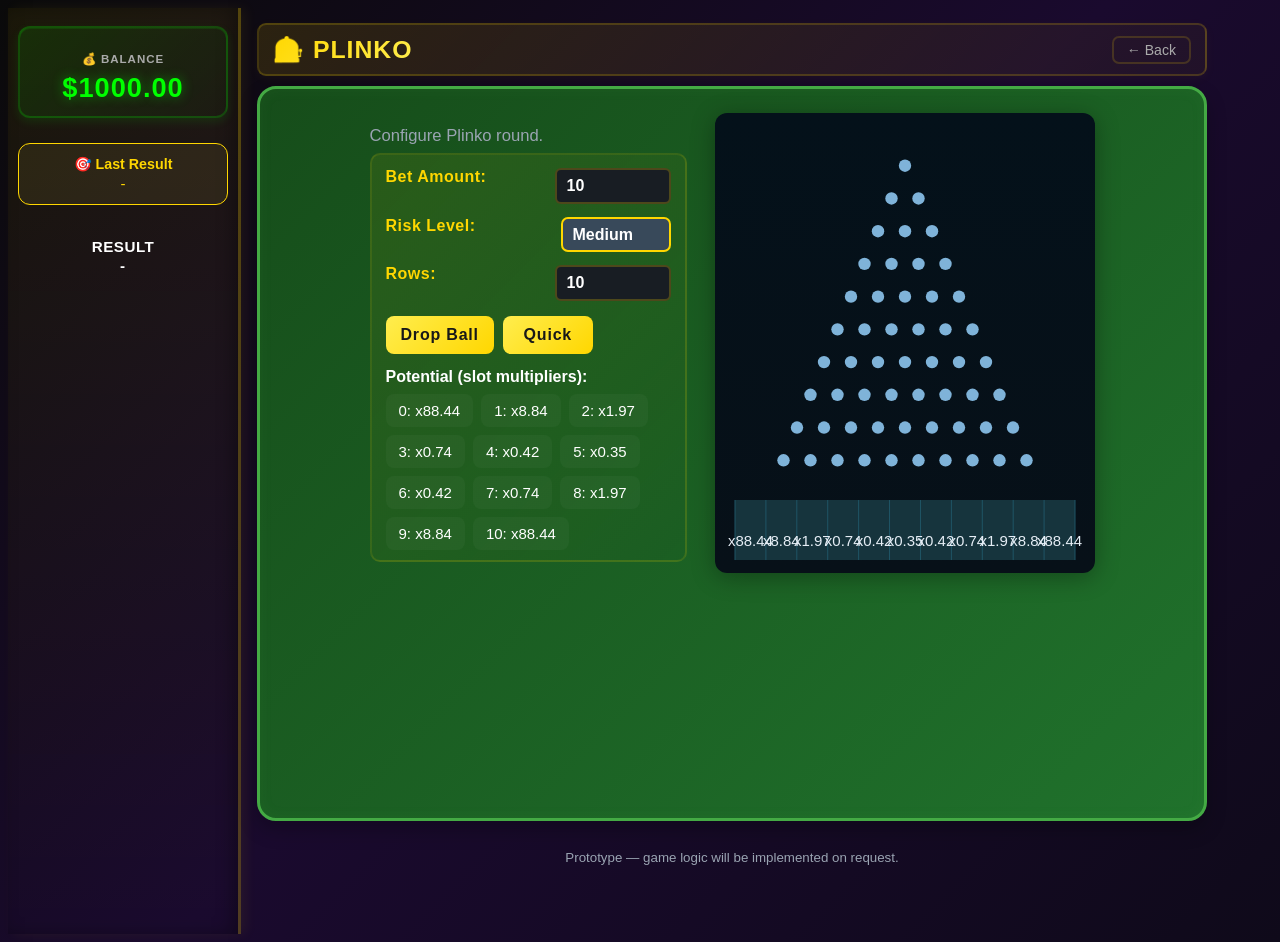
<file: games/plinko/index.html>
<!doctype html>
<html lang="en">
<head>
  <meta charset="utf-8" />
  <meta name="viewport" content="width=device-width,initial-scale=1" />
  <title>Plinko — Casino</title>
  <style>
    body {
      background: linear-gradient(135deg, #0a0a0a 0%, #1a0a2e 50%, #0f0a1a 100%);
      color: #fff;
      font-family: 'Segoe UI', Tahoma, Geneva, Verdana, sans-serif;
      min-height: 100vh;
      display: flex;
    }
    .left-sidebar {
      width: 210px;
      padding: 18px 10px;
      display: flex;
      flex-direction: column;
      gap: 20px;
      background: linear-gradient(180deg, rgba(255,215,0,0.07) 0%, rgba(255,215,0,0) 100%);
      border-right: 3px solid rgba(255,215,0,0.24);
      box-shadow: inset -6px 0 16px rgba(0,0,0,0.3), 5px 0 12px rgba(255,215,0,0.06);
    }
    .sidebar-balance, .sidebar-result, .sidebar-last-result {
      text-align: center;
      padding: 12px 8px;
      border-radius: 12px;
      margin-bottom: 5px;
    }
    .sidebar-balance {
      background: linear-gradient(135deg, rgba(0,255,0,0.10) 0%, rgba(0,255,0,0.02) 100%);
      border: 2px solid rgba(0,255,0,0.20);
      box-shadow: 0 4px 10px rgba(0,255,0,0.1), inset 0 1px 0 rgba(0,255,0,0.1);
    }
    .sidebar-balance p { font-size: 0.72em; color: #aaa; margin-bottom: 6px; text-transform: uppercase; letter-spacing: 1px; font-weight: 600; }
    .sidebar-balance .amount {
      font-size: 1.7em; color: #00ff00; font-weight: 900;
      text-shadow: 0 0 12px rgba(0,255,0,0.45); letter-spacing: 1px; display: block;
    }
    .sidebar-result { min-height: 46px; font-size: 0.95em; padding: 8px 5px; }
    .sidebar-result.win { background: linear-gradient(135deg, rgba(0,255,0,0.13) 0%, rgba(0,255,0,0.05) 100%); border: 2px solid rgba(0,255,0,0.31); color: #00ff00; }
    .sidebar-result.lose { background: linear-gradient(135deg, rgba(255,85,85,0.13) 0%, rgba(255,85,85,0.05) 100%); border: 2px solid rgba(255,85,85,0.31); color: #ff5555; }
    .sidebar-result-text { font-size: 1em; font-weight: 700; margin-bottom: 2px; letter-spacing: 0.5px; text-transform: uppercase; }
    .sidebar-result-amount { font-size: 1em; font-weight: 900; letter-spacing: 1px; text-shadow: 0 0 8px rgba(255,255,255,0.14); }
    .sidebar-last-result {
      border: 1.5px solid #ffd700;
      background: rgba(255,237,78,0.075);
      color: #ffd700;
      font-size: 0.96em;
      margin-top: 0;
    }
    #plinko-container {
      max-width: 950px;
      margin: 0 auto 0 0;
      padding: 15px 16px 11px 16px;
      min-height: 100vh;
      display: flex;
      flex-direction: column;
      flex: 1;
    }
    .header-bar {
      display: flex; justify-content: space-between; align-items: center;
      margin-bottom: 10px; padding: 10px 14px; background: linear-gradient(135deg, rgba(255,215,0,0.12) 0%, rgba(255,215,0,0.04) 100%);
      border: 2px solid rgba(255,215,0,0.18); border-radius: 9px; box-shadow: 0 3px 12px rgba(255,215,0,0.04);
    }
    .header-bar h1 {
      margin: 0; font-size: 1.55em;
      background: linear-gradient(135deg, #ffd700 0%, #ffed4e 100%);
      -webkit-background-clip: text; -webkit-text-fill-color: transparent;
      background-clip: text; font-weight: 900; letter-spacing: 1px;
    }
    .back-link { color: #aaa; text-decoration: none; font-size: 0.88em; padding: 4px 13px;
      border: 2px solid rgba(255,215,0,0.16); border-radius: 7px; transition: all 0.3s; }
    .back-link:hover { color: #ffd700; border-color: #ffd700; background: rgba(255,215,0,0.1);}
    .table {
      background: linear-gradient(135deg, #164d1a 0%, #20722c 100%);
      border: 3px solid #44aa44;
      border-radius: 19px;
      padding: 20px 9px 9px 9px;
      margin-bottom: 7px;
      box-shadow: 0 9px 20px rgba(0,0,0,0.24), inset 0 0 14px rgba(68,170,68,0.09);
      position: relative;
      flex: 1 0 auto;
      display: flex;
      flex-direction: column;
      align-items: center;
      min-height: 440px; max-height: 700px; height: 540px;
      justify-content: flex-start;
    }
    #game-area {
      width: 100%;
      display: flex;
      flex-direction: row;
      gap: 28px;
      align-items: flex-start;
      justify-content: center;
      margin-bottom: 10px;
      min-height: 420px;
    }
    #plinko-controls {
      min-width:245px; max-width:285px;
      display:flex; flex-direction:column; gap:11px;
      background: linear-gradient(135deg,rgba(255,215,0,0.08),rgba(0,0,0,0.02));
      border: 2px solid rgba(255,215,0,0.13);
      border-radius:10px; padding:13px 14px 10px 14px;
      font-size: 1em;
    }
    #plinko-controls label {
      color: #ffd700;
      font-weight: bold;
      font-size: 1em;
      margin-bottom: 2px;
      letter-spacing: 0.5px;
      display: flex;
      justify-content: space-between;
    }
    #plinko-controls input[type="number"] {
      padding: 7px 10px;
      font-size: 1em;
      border: 2px solid rgba(255,215,0,0.23);
      border-radius: 6px;
      background: #181d23;
      color: #fff;
      font-weight: bold;
      width: 92px;
      margin-left: 9px;
    }
    #plinko-controls select {
      padding: 7px 10px;
      font-size: 1em;
      border: 2px solid #ffd700;
      border-radius: 7px;
      background: #38495a;
      color: #fff;
      font-weight: bold;
      width: 110px;
      margin-left: 9px;
      appearance: none;
      -webkit-appearance: none;
      -moz-appearance: none;
      box-shadow: none;
      outline: none;
    }
    #plinko-controls select option {
      background: #38495a;
      color: #fff;
    }
    #plinko-controls input:focus,
    #plinko-controls select:focus {
      outline: none;
      border-color: #ffd700;
      background: rgba(255,215,0,0.16);
      box-shadow: 0 0 8px rgba(255,215,0,0.13);
    }
    #plinko-controls button {
      padding: 10px 15px;
      border-radius: 8px;
      border: none;
      font-size: 1em;
      font-weight: bold;
      letter-spacing: 0.8px;
      background: linear-gradient(135deg, #ffed4e 0%, #ffd700 100%);
      color: #181818;
      margin-top: 2px;
      cursor: pointer;
      transition: filter .2s, box-shadow .2s;
      min-width: 90px;
    }
    #plinko-controls button:active { filter: brightness(0.96);}
    #quick { background: linear-gradient(135deg, #00d960 0%, #00b84d 100%); color: #fff; }
    #quick:hover { background: linear-gradient(135deg,#00ff6b 0%,#00d960 100%);}
    #drop:hover { box-shadow: 0 4px 16px rgba(255,239,78,0.16);}
    .muted { color: #9aa4b2; font-size: 1.04em;}
    #plinko-canvas {
      background:linear-gradient(#04111a,#071018);
      border-radius:12px;display:block;margin-top:4px;
      box-shadow: 0 4px 24px rgba(0,0,0,0.32);
      width: 380px;
      height: 460px;
      min-width: 260px;
      min-height: 280px;
      max-width: 640px;
      max-height: 700px;
    }
    #multipliers {display:flex;gap:8px;flex-wrap:wrap;margin-top:8px;}
    #multipliers div {
      padding:8px 13px; background:rgba(255,255,255,0.03); border-radius:8px;
      font-size:15px;
    }
    #plinko-log { margin-top:11px; font-size:1.09em; }
    footer { margin-top:20px; text-align:center; color:#9aa4b2; }
    @media (max-width: 1100px) {.left-sidebar {display:none !important;}}
    @media (max-width: 700px) {#plinko-controls{max-width:100vw;}}
  </style>
</head>
<body>
  <div class="left-sidebar">
    <div class="sidebar-balance">
      <p>💰 Balance</p>
      <div class="amount" id="sidebar-bankroll">$0</div>
    </div>
    <div class="sidebar-last-result" id="sidebar-last-result">
      <div style="font-size:0.93em;font-weight:bold;">🎯 Last Result</div>
      <div style="font-size:0.99em;margin-top:2px;" id="sidebar-last-result-txt">-</div>
    </div>
    <div class="sidebar-result" id="sidebar-result">
      <div class="sidebar-result-text" id="sidebar-result-text">Result</div>
      <div class="sidebar-result-amount" id="sidebar-result-amount">$0</div>
    </div>
  </div>
  <div id="plinko-container">
    <span id="bankroll" style="display:none"></span>
    <div class="header-bar">
      <h1>🎰 PLINKO</h1>
      <a href="../../index.html" class="back-link">← Back</a>
    </div>
    <div class="table">
      <section id="game-area">
        <div>
          <p class="muted" style="margin-bottom:7px;">Configure Plinko round.</p>
          <div id="plinko-controls">
            <label>Bet Amount: <input id="bet" type="number" min="1" value="10"></label>
            <label>Risk Level:
              <select id="risk">
                <option value="low">Low (safer)</option>
                <option value="medium" selected>Medium</option>
                <option value="high">High (edgier)</option>
              </select>
            </label>
            <label>Rows: <input id="rows" type="number" min="8" max="10" value="10" /></label>
            <div style="display:flex;gap:9px;margin-bottom:3px;">
              <button id="drop">Drop Ball</button>
              <button id="quick" title="Quick demo">Quick</button>
            </div>
            <div>
              <div><strong>Potential (slot multipliers):</strong></div>
              <div id="multipliers"></div>
            </div>
          </div>
        </div>
        <div>
          <canvas id="plinko-canvas" width="380" height="460"></canvas>
        </div>
      </section>
      <div id="plinko-log"></div>
    </div>
    <footer><small>Prototype — game logic will be implemented on request.</small></footer>
  </div>
  <script>
    // Prevent more than 10 rows!
    document.addEventListener("DOMContentLoaded", function() {
      const rowInput = document.getElementById("rows");
      rowInput.addEventListener("change", function() {
        if(+rowInput.value > 10) rowInput.value = 10;
        if(+rowInput.value < 8) rowInput.value = 8;
      });
    });

    // Sidebar sync logic
    function syncSidebar() {
      var bankroll = document.getElementById('bankroll')?.textContent || '$0';
      document.getElementById('sidebar-bankroll').textContent = bankroll;
      var last = document.getElementById('last-result')?.textContent || '-';
      document.getElementById('sidebar-last-result-txt').textContent = last;
      // Result (extract won $)
      var logEl = document.getElementById('plinko-log');
      var res = "-";
      if(logEl && logEl.textContent.match(/won\s+\$?([\d.]+)/i)){
        res = logEl.textContent.match(/won\s+\$?([\d.]+)/i)[1];
      }
      document.getElementById('sidebar-result-amount').textContent = res === "-" ? "-" : "$"+res;
      document.getElementById('sidebar-result-text').textContent = res === "-" ? "RESULT" : ("WIN!");
      var box = document.getElementById('sidebar-result');
      box.className = "sidebar-result" + ((res !== "-" && +res>0) ? " win" : (res==="-" ? "" : " lose"));
    }
    setInterval(syncSidebar, 280);
  </script>
  <script src="main.js"></script>
</body>
</html>
</file>
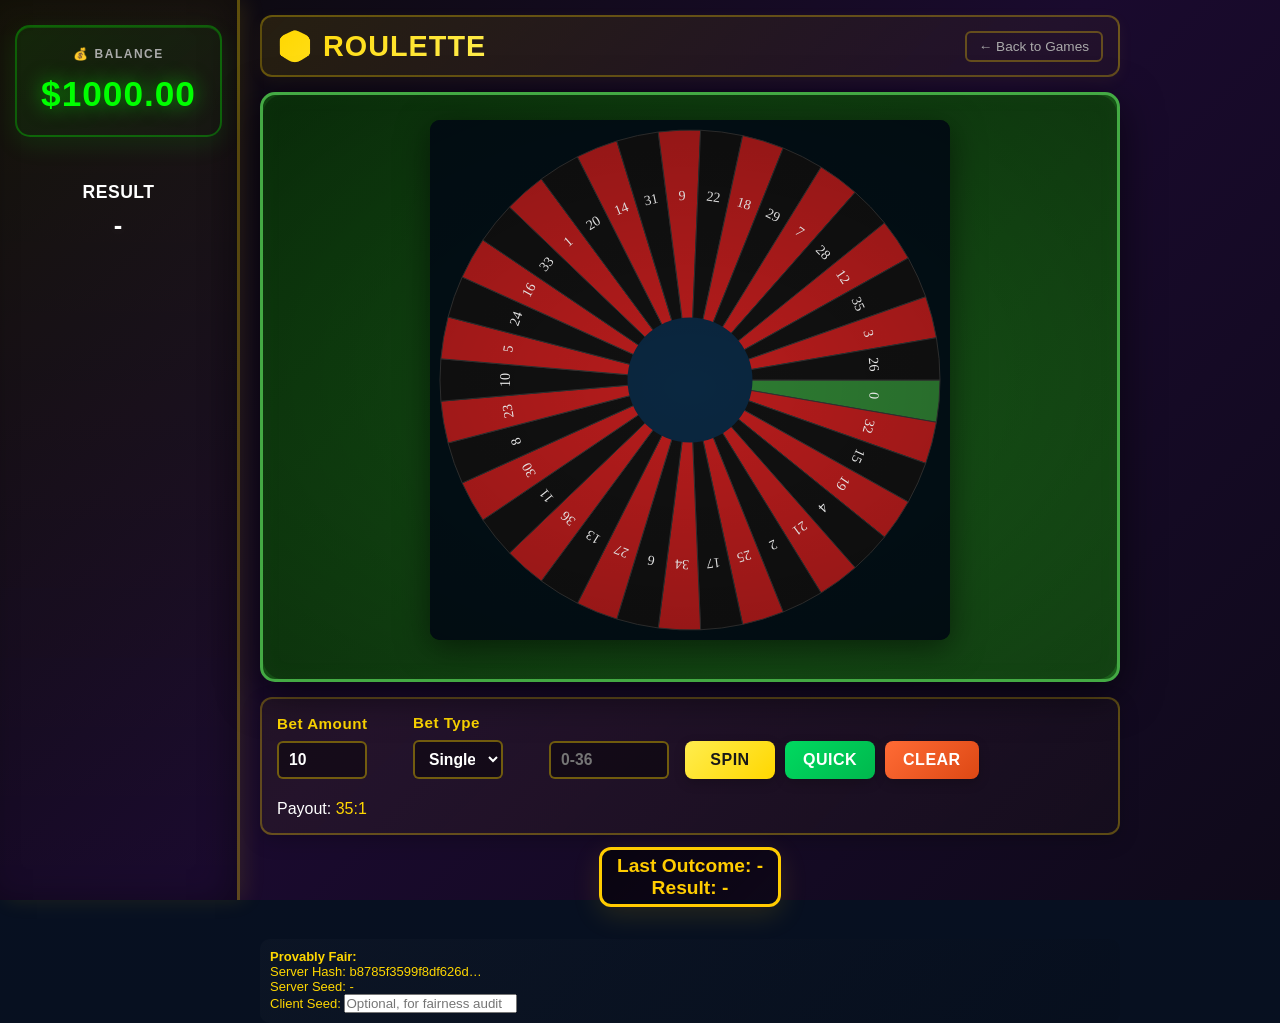
<file: games/roulette/index.html>
<!doctype html>
<html lang="en">
<head>
  <meta charset="utf-8" />
  <meta name="viewport" content="width=device-width,initial-scale=1" />
  <title>Roulette — Casino</title>
  <link rel="stylesheet" href="../../assets/style.css" />
  <style>
    * { margin: 0; padding: 0; box-sizing: border-box; }
    body {
      background: linear-gradient(135deg, #0a0a0a 0%, #1a0a2e 50%, #0f0a1a 100%);
      color: #fff;
      font-family: 'Segoe UI', Tahoma, Geneva, Verdana, sans-serif;
      min-height: 100vh;
      display: flex;
    }
    .left-sidebar {
      width: 240px;
      padding: 25px 15px;
      display: flex;
      flex-direction: column;
      gap: 25px;
      background: linear-gradient(180deg, rgba(255,215,0,0.05) 0%, rgba(255,215,0,0) 100%);
      border-right: 3px solid rgba(255,215,0,0.3);
      box-shadow: inset -10px 0 30px rgba(0,0,0,0.3), 5px 0 20px rgba(255,215,0,0.1);
    }
    .sidebar-balance {
      text-align: center;
      padding: 20px 15px;
      background: linear-gradient(135deg, rgba(0,255,0,0.08) 0%, rgba(0,255,0,0.02) 100%);
      border: 2px solid rgba(0,255,0,0.3);
      border-radius: 15px;
      box-shadow: 0 8px 24px rgba(0,255,0,0.1), inset 0 1px 0 rgba(0,255,0,0.2);
    }
    .sidebar-balance p {
      font-size: 0.75em;
      color: #aaa;
      margin-bottom: 12px;
      text-transform: uppercase;
      letter-spacing: 1.5px;
      font-weight: 600;
    }
    .sidebar-balance .amount {
      font-size: 2.2em;
      color: #00ff00;
      font-weight: 900;
      text-shadow: 0 0 20px rgba(0,255,0,0.6);
      letter-spacing: 1px;
      display: block;
      line-height: 1.2;
    }
    .sidebar-result {
      text-align: center;
      padding: 20px 15px;
      border-radius: 15px;
      min-height: 90px;
      display: flex;
      flex-direction: column;
      justify-content: center;
      align-items: center;
      opacity: 1;
      transform: scale(1);
      transition: all 0.4s cubic-bezier(0.34, 1.56, 0.64, 1);
    }
    .sidebar-result.win {
      background: linear-gradient(135deg, rgba(0,255,0,0.12) 0%, rgba(0,255,0,0.04) 100%);
      border: 2px solid rgba(0,255,0,0.5);
      color: #00ff00;
      box-shadow: 0 8px 24px rgba(0,255,0,0.2), inset 0 1px 0 rgba(0,255,0,0.3);
    }
    .sidebar-result.lose {
      background: linear-gradient(135deg, rgba(255,85,85,0.12) 0%, rgba(255,85,85,0.04) 100%);
      border: 2px solid rgba(255,85,85,0.5);
      color: #ff5555;
      box-shadow: 0 8px 24px rgba(255,85,85,0.2), inset 0 1px 0 rgba(255,85,85,0.3);
    }
    .sidebar-result-text {
      font-size: 1.1em;
      font-weight: 700;
      margin-bottom: 8px;
      letter-spacing: 0.5px;
      text-transform: uppercase;
    }
    .sidebar-result-amount {
      font-size: 1.6em;
      font-weight: 900;
      letter-spacing: 1px;
      text-shadow: 0 0 15px rgba(255,255,255,0.2);
    }
    #roulette-container {
      max-width: 900px;
      margin: 0 auto 0 0;
      padding: 15px 20px;
      min-height: 100vh;
      display: flex;
      flex-direction: column;
      justify-content: flex-start;
      flex: 1;
    }
    .header-bar {
      display: flex;
      justify-content: space-between;
      align-items: center;
      margin-bottom: 15px;
      padding: 12px 15px;
      background: linear-gradient(135deg, rgba(255,215,0,0.1) 0%, rgba(255,215,0,0.03) 100%);
      border: 2px solid rgba(255,215,0,0.3);
      border-radius: 12px;
      box-shadow: 0 4px 16px rgba(255,215,0,0.05);
    }
    .header-bar h1 {
      margin: 0;
      font-size: 1.8em;
      background: linear-gradient(135deg, #ffd700 0%, #ffed4e 100%);
      -webkit-background-clip: text;
      -webkit-text-fill-color: transparent;
      background-clip: text;
      font-weight: 900;
      letter-spacing: 1px;
    }
    .back-link {
      color: #aaa;
      text-decoration: none;
      font-size: 0.85em;
      padding: 6px 12px;
      border: 2px solid rgba(255,215,0,0.3);
      border-radius: 6px;
      transition: all 0.3s;
    }
    .back-link:hover {
      color: #ffd700;
      border-color: #ffd700;
      background: rgba(255,215,0,0.1);
    }
    .table {
      background: linear-gradient(135deg, #0d3d0d 0%, #1a5c1a 100%);
      border: 3px solid #44aa44;
      border-radius: 15px;
      padding: 25px 20px;
      margin-bottom: 15px;
      box-shadow: 0 12px 40px rgba(0,0,0,0.6), inset 0 0 20px rgba(68,170,68,0.08);
      position: relative;
      flex: 1;
      display: flex;
      flex-direction: column;
      align-items: center;
    }
    .table::before {
      content: '';
      position: absolute;
      top: 0; left: 0; right: 0; bottom: 0;
      background: radial-gradient(ellipse at center, transparent 0%, rgba(0,0,0,0.3) 100%);
      border-radius: 20px;
      pointer-events: none;
    }
    #wheel-container {
      width: 100%;
      display: flex;
      flex-direction: column;
      align-items: center;
      margin-bottom: 14px;
    }
    #wheel {
      border-radius: 10px;
      background: #021017;
      box-shadow: 0 8px 32px rgba(0,0,0,0.5);
    }
    .controls-section {
      background: linear-gradient(135deg, rgba(255,215,0,0.05) 0%, rgba(255,215,0,0.02) 100%);
      border: 2px solid rgba(255,215,0,0.3);
      border-radius: 12px;
      padding: 15px;
      margin-bottom: 12px;
      box-shadow: 0 6px 20px rgba(0,0,0,0.2);
      display: flex;
      gap: 16px;
      align-items: flex-end;
      flex-wrap: wrap;
      justify-content: flex-start;
    }
    .control-group {
      display: flex;
      flex-direction: column;
      gap: 6px;
      min-width: 120px;
    }
    .control-group label {
      color: #ffd700;
      font-weight: bold;
      font-size: 0.95em;
      letter-spacing: 0.5px;
      margin-bottom: 3px;
    }
    .control-group input,
    .control-group select {
      padding: 8px 10px;
      font-size: 0.98em;
      border: 2px solid rgba(255,215,0,0.4);
      border-radius: 6px;
      background: rgba(0,0,0,0.4);
      color: #fff;
      font-weight: bold;
      transition: all 0.3s;
      width: 90px;
    }
    .control-group input:focus,
    .control-group select:focus {
      outline: none;
      border-color: #ffd700;
      background: rgba(255,215,0,0.1);
      box-shadow: 0 0 10px rgba(255,215,0,0.18);
    }
    .button-group {
      display: flex;
      gap: 10px;
      align-items: center;
    }
    button {
      padding: 10px 18px;
      font-size: 1em;
      font-weight: bold;
      border: none;
      border-radius: 8px;
      cursor: pointer;
      transition: all 0.3s;
      letter-spacing: 0.5px;
      text-transform: uppercase;
      box-shadow: 0 4px 12px rgba(0,0,0,0.2);
      min-width: 90px;
    }
    #spin {
      background: linear-gradient(135deg, #ffed4e 0%, #ffd700 100%);
      color: #181818;
    }
    #spin:hover:not(:disabled) {
      background: linear-gradient(135deg, #fff873 0%, #ffed4e 100%);
      box-shadow: 0 8px 28px rgba(255,239,78,0.28);
      transform: translateY(-2.5px);
    }
    #quick {
      background: linear-gradient(135deg, #00d960 0%, #00b84d 100%);
      color: #fff;
    }
    #quick:hover:not(:disabled) {
      background: linear-gradient(135deg,#00ff6b 0%,#00d960 100%);
      box-shadow: 0 8px 28px rgba(0,255,107,0.2);
      transform: translateY(-2.5px);
    }
    #clear {
      background: linear-gradient(135deg, #ff6b35 0%, #dd4814 100%);
      color: #fff;
    }
    #clear:hover:not(:disabled) {
      background: linear-gradient(135deg,#ff8555 0%,#ff6b35 100%);
      box-shadow: 0 8px 28px rgba(255,107,53,0.13);
      transform: translateY(-2.5px);
    }
    button:disabled {
      opacity: 0.5;
      cursor: not-allowed;
    }
    .result-display {
      background: linear-gradient(135deg, rgba(0,0,0,0.6) 0%, rgba(0,0,0,0.3) 100%);
      border: 3px solid #ffcc00;
      border-radius: 12px;
      padding: 15px;
      text-align: center;
      margin-top: 0;
      font-size: 1.2em;
      font-weight: bold;
      min-height: 60px;
      color: #ffcc00;
      box-shadow: 0 8px 28px rgba(255,204,0,0.13);
      margin-bottom: 12px;
      margin-left: auto;
      margin-right: auto;
      max-width: 400px;
      display: flex;
      flex-direction: column;
      align-items: center;
      justify-content: center;
    }
    .result-display.win {
      color: #00ff00;
      border-color: #00ff00;
      box-shadow: 0 10px 40px rgba(0,255,0,0.21);
    }
    .result-display.lose {
      color: #ff5555;
      border-color: #ff5555;
      box-shadow: 0 10px 40px rgba(255,85,85,0.13);
    }
    #fair-stuff {
      margin-top: 14px;
      padding: 10px;
      border-radius: 10px;
      background: linear-gradient(135deg, rgba(255,255,255,0.02) 0%, rgba(0,0,0,0.08) 100%);
      font-size: 13px;
      color: #ffd700;
    }
    #payout { color: #ffd700; }
    #roulette-log { margin-top: 6px; font-size: 1em; }
    @media (max-width: 768px) {
      .left-sidebar { display: none; }
      #roulette-container { padding: 5px; }
      .header-bar { padding: 10px; font-size: 1.2em; }
      .table { padding: 10px 3px; }
      #wheel { width: 290px; height: 290px; }
      .controls-section { gap: 8px; padding: 10px; }
    }
  </style>
</head>
<body>
  <!-- Sidebar like Blackjack -->
  <div class="left-sidebar">
    <div class="sidebar-balance">
      <p>💰 Balance</p>
      <div class="amount" id="sidebar-bankroll">$0</div>
    </div>
    <div class="sidebar-result" id="sidebar-result">
      <div class="sidebar-result-text" id="sidebar-result-text">Result</div>
      <div class="sidebar-result-amount" id="sidebar-result-amount">$0</div>
    </div>
  </div>
  <div id="roulette-container">
    <!-- Hidden bankroll element for JS compatibility -->
    <span id="bankroll" style="display:none"></span>
    <div class="header-bar">
      <h1>🎲 ROULETTE</h1>
      <a href="../../index.html" class="back-link">← Back to Games</a>
    </div>
    <div class="table">
      <div id="wheel-container">
        <canvas id="wheel" width="520" height="520"></canvas>
      </div>
    </div>
    <form class="controls-section" onsubmit="return false;">
      <div class="control-group">
        <label>Bet Amount</label>
        <input id="bet" type="number" min="1" value="10">
      </div>
      <div class="control-group">
        <label>Bet Type</label>
        <select id="bet-type">
          <option value="number">Single Number (35:1)</option>
          <option value="color">Color (Red/Black) — 1:1</option>
          <option value="parity">Odd / Even — 1:1</option>
          <option value="dozen">Dozen — 2:1</option>
          <option value="column">Column — 2:1</option>
          <option value="highlow">High / Low — 1:1</option>
        </select>
      </div>
      <div class="control-group" id="bet-params"></div>
      <div class="button-group">
        <button type="button" id="spin">Spin</button>
        <button type="button" id="quick">Quick</button>
        <button type="button" id="clear">Clear</button>
      </div>
      <div class="control-group" style="padding-top: 5px;">
        <span>Payout: <span id="payout"></span></span>
      </div>
    </form>
    <div class="result-display" id="roulette-result-display">
      <div><strong>Last Outcome:</strong> <span id="last-outcome">-</span></div>
      <div><strong>Result:</strong> <span id="result">-</span></div>
    </div>
    <div id="roulette-log"></div>
    <div id="fair-stuff">
      <strong>Provably Fair:</strong><br>
      <span>Server Hash: <span id="server-hash" title="-">-</span></span><br>
      <span>Server Seed: <span id="server-seed" title="-">-</span></span><br>
      <label>Client Seed: <input id="client-seed" maxlength="50" placeholder="Optional, for fairness audit"></label>
    </div>
  </div>
  <script src="roulette.js"></script>
  <script>
    // Sync bankroll/result to sidebar from the hidden #bankroll / #result
    function syncSidebar() {
      var bankroll = document.getElementById('bankroll')?.textContent || '$0';
      document.getElementById('sidebar-bankroll').textContent = bankroll;
      var res = document.getElementById('result')?.textContent || '-';
      var amt = (res.match(/([\\d\\.]+)/) || [0,0])[1]
      document.getElementById('sidebar-result-amount').textContent = (amt ? '$'+amt : '-');
      document.getElementById('sidebar-result-text').textContent = res.includes('Win') ? 'WIN!' : (res.includes('Lose') ? 'LOSE' : 'RESULT');
      var box = document.getElementById('sidebar-result');
      box.className = 'sidebar-result'+(res.includes('Win') ? ' win' : (res.includes('Lose') ? ' lose' : ''));
    }
    setInterval(syncSidebar, 350);
  </script>
</body>
</html>
</file>
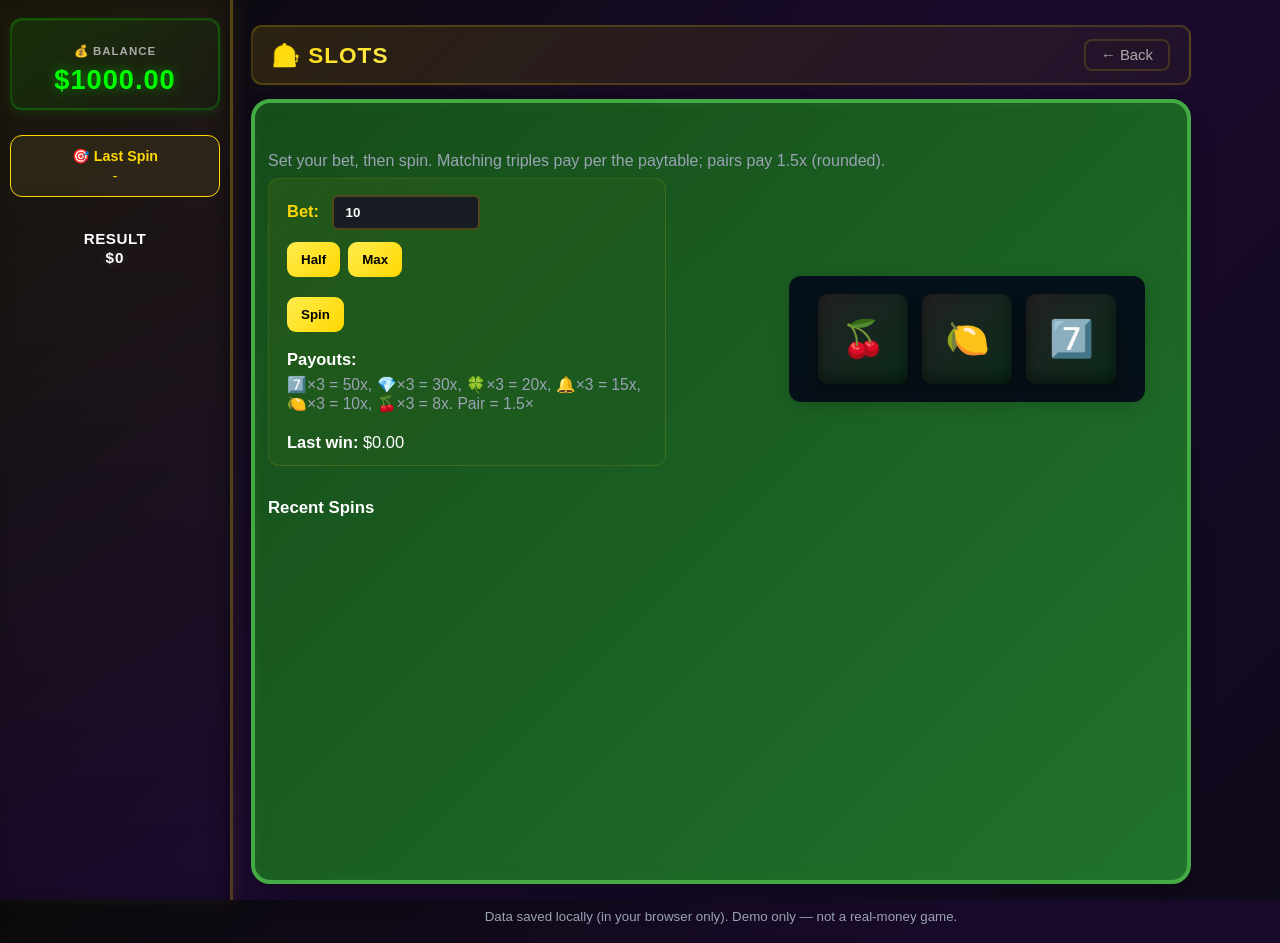
<file: games/slots/index.html>
<!doctype html>
<html lang="en">
<head>
  <meta charset="utf-8" />
  <meta name="viewport" content="width=device-width,initial-scale=1" />
  <title>Slots — Casino</title>
  <style>
    :root{
      --bg1: #0a0a0a;
      --panel-gold: rgba(255,215,0,0.08);
      --gold: #ffd700;
      --green: #00ff00;
      --muted: #9aa4b2;
    }

    html,body{height:100%;margin:0;padding:0}
    body {
      background: linear-gradient(135deg, #0a0a0a 0%, #1a0a2e 50%, #0f0a1a 100%);
      color: #fff;
      font-family: 'Segoe UI', Tahoma, Geneva, Verdana, sans-serif;
      min-height: 100vh;
      display: flex;
    }

    /* Left sidebar (copied/adapted from the dice design) */
    .left-sidebar {
      width: 210px;
      padding: 18px 10px;
      display: flex;
      flex-direction: column;
      gap: 20px;
      background: linear-gradient(180deg, rgba(255,215,0,0.07) 0%, rgba(255,215,0,0) 100%);
      border-right: 3px solid rgba(255,215,0,0.24);
      box-shadow: inset -6px 0 16px rgba(0,0,0,0.3), 5px 0 12px rgba(255,215,0,0.06);
    }
    .sidebar-balance, .sidebar-result, .sidebar-last-roll {
      text-align: center;
      padding: 12px 8px;
      border-radius: 12px;
      margin-bottom: 5px;
    }
    .sidebar-balance {
      background: linear-gradient(135deg, rgba(0,255,0,0.10) 0%, rgba(0,255,0,0.02) 100%);
      border: 2px solid rgba(0,255,0,0.20);
      box-shadow: 0 4px 10px rgba(0,255,0,0.1), inset 0 1px 0 rgba(0,255,0,0.1);
    }
    .sidebar-balance p { font-size: 0.72em; color: #aaa; margin-bottom: 6px; text-transform: uppercase; letter-spacing: 1px; font-weight: 600; }
    .sidebar-balance .amount {
      font-size: 1.7em; color: var(--green); font-weight: 900;
      text-shadow: 0 0 12px rgba(0,255,0,0.45); letter-spacing: 1px; display: block;
    }
    .sidebar-result { min-height: 46px; font-size: 0.95em; padding: 8px 5px; }
    .sidebar-result.win { background: linear-gradient(135deg, rgba(0,255,0,0.13) 0%, rgba(0,255,0,0.05) 100%); border: 2px solid rgba(0,255,0,0.31); color: var(--green); }
    .sidebar-result.lose { background: linear-gradient(135deg, rgba(255,85,85,0.13) 0%, rgba(255,85,85,0.05) 100%); border: 2px solid rgba(255,85,85,0.31); color: #ff5555; }
    .sidebar-result-text { font-size: 1em; font-weight: 700; margin-bottom: 2px; letter-spacing: 0.5px; text-transform: uppercase; }
    .sidebar-result-amount { font-size: 1em; font-weight: 900; letter-spacing: 1px; text-shadow: 0 0 8px rgba(255,255,255,0.14); }
    .sidebar-last-roll {
      border: 1.5px solid var(--gold);
      background: rgba(255,237,78,0.075);
      color: var(--gold);
      font-size: 0.96em;
      margin-top: 0;
    }

    /* Main container */
    .container {
      max-width: 940px;
      margin: 0 auto 0 0;
      padding: 25px 18px 18px 18px;
      min-height: 100vh;
      display: flex;
      flex-direction: column;
      flex: 1;
    }

    .header-bar {
      display: flex; justify-content: space-between; align-items: center;
      margin-bottom: 14px; padding: 12px 19px; background: linear-gradient(135deg, rgba(255,215,0,0.12) 0%, rgba(255,215,0,0.04) 100%);
      border: 2px solid rgba(255,215,0,0.18); border-radius: 11px; box-shadow: 0 3px 12px rgba(255,215,0,0.04);
    }
    .header-bar h1 {
      margin: 0; font-size: 1.41em;
      background: linear-gradient(135deg, #ffd700 0%, #ffed4e 100%);
      -webkit-background-clip: text; -webkit-text-fill-color: transparent;
      background-clip: text; font-weight: 900; letter-spacing: 1px;
    }
    .back-link { color: #aaa; text-decoration: none; font-size: 0.93em; padding: 6px 15px;
      border: 2px solid rgba(255,215,0,0.16); border-radius: 8px; transition: all 0.3s; }
    .back-link:hover { color: var(--gold); border-color: var(--gold); background: rgba(255,215,0,0.1);}

    .table {
      background: linear-gradient(135deg, #164d1a 0%, #20722c 100%);
      border: 4px solid #44aa44;
      border-radius: 19px;
      padding: 27px 13px 28px 13px;
      margin-bottom: 7px;
      box-shadow: 0 12px 24px rgba(0,0,0,0.19), inset 0 0 14px rgba(68,170,68,0.09);
      position: relative;
      flex: 1 0 auto;
      display: flex;
      flex-direction: column;
      align-items: center;
      min-height: 410px; max-height: 800px; height: auto;
      justify-content: flex-start;
    }

    /* Machine layout */
    .machine-row {
      width: 100%;
      display:flex;
      gap:24px;
      align-items:flex-start;
      justify-content:center;
      margin-bottom:14px;
      padding:6px 10px;
    }

    .controls {
      min-width:280px; max-width:360px;
      display:flex; flex-direction:column; gap:12px;
      background: linear-gradient(135deg,rgba(255,215,0,0.06),rgba(0,0,0,0.02));
      border: 1.8px solid rgba(255,215,0,0.12);
      border-radius:11px; padding:16px 18px 13px 18px;
      font-size: 1.03em;
      align-self:flex-start;
    }
    .controls label{font-weight:700;color:var(--gold)}
    .controls input[type="number"]{
      padding:8px 12px;border-radius:6px;border:2px solid rgba(255,215,0,0.23);background:#181d23;color:#fff;font-weight:700;width:120px;margin-left:8px;
    }
    .controls button{
      padding:10px 14px;border-radius:9px;border:none;font-weight:700;background:linear-gradient(135deg,#ffed4e,#ffd700);cursor:pointer;
    }
    .controls .small { font-size:0.93em; color:var(--muted) }

    /* Reels area */
    /* moved down and left using transform so it visually shifts without breaking flex */
    .reels-holder {
      flex:1;
      min-width:220px;
      max-width:420px;
      text-align:center;
      padding-top:60px;
      transform: translate(-120px, 80px); /* <-- moved left 120px and down 80px */
      transition: transform 260ms ease;
    }
    .reels {
      display:flex; gap:14px; justify-content:center; align-items:center;
      background: linear-gradient(#04111a,#071018);
      padding: 18px;
      border-radius:12px;
      box-shadow: 0 4px 18px rgba(0,0,0,0.14);
      width:320px;
      max-width:420px;
    }
    .reel {
      width:90px;height:90px;border-radius:10px;
      background: linear-gradient(135deg,#222 0%,#0b2a1a 100%);
      display:flex;align-items:center;justify-content:center;font-size:36px;
      box-shadow: inset 0 -6px 14px rgba(0,0,0,0.45), 0 6px 14px rgba(0,0,0,0.4);
    }

    .log { width:100%; margin-top:12px; color:var(--muted); }
    .log h2 { margin:0 0 6px 0; font-size:1.05em; color:#fff; }
    .log ul { list-style:none; padding:0; margin:0; max-height:150px; overflow:auto; }
    .log li { padding:6px 4px; border-bottom:1px dashed rgba(255,255,255,0.03); font-size:0.95em; }

    /* Fail-safe: hide any stray reset button if older markup is cached */
    #reset { display: none !important; }

    footer { margin-top:16px; text-align:center; color:var(--muted); }

    @media (max-width:900px){
      .left-sidebar{display:none!important}
      .container{padding:16px}
      .reels{width:100%}
      .reels-holder { transform: none; padding-top: 18px; } /* remove the offset on small screens */
    }
  </style>
</head>
<body>
  <div class="left-sidebar">
    <div class="sidebar-balance">
      <p>💰 Balance</p>
      <div class="amount" id="sidebar-bankroll">$0</div>
    </div>
    <div class="sidebar-last-roll" id="sidebar-last-roll">
      <div style="font-size:0.93em;font-weight:bold;">🎯 Last Spin</div>
      <div style="font-size:0.99em;margin-top:2px;" id="sidebar-last-roll-txt">-</div>
    </div>
    <div class="sidebar-result" id="sidebar-result" aria-live="polite">
      <div class="sidebar-result-text" id="sidebar-result-text">Result</div>
      <div class="sidebar-result-amount" id="sidebar-result-amount">$0</div>
    </div>
  </div>

  <div class="container">
    <div class="header-bar">
      <h1>🎰 SLOTS</h1>
      <a href="../../index.html" class="back-link">← Back</a>
    </div>

    <div class="table">
      <div class="machine-row">
        <div>
          <p class="small" style="margin-bottom:8px;color:var(--muted)">Set your bet, then spin. Matching triples pay per the paytable; pairs pay 1.5x (rounded).</p>

          <div class="controls" id="controls-left">
            <label for="bet">Bet:
              <input id="bet" type="number" min="1" value="10" />
            </label>

            <div style="display:flex;gap:8px;">
              <button id="bet-half" type="button">Half</button>
              <button id="bet-max" type="button">Max</button>
            </div>

            <div style="display:flex;gap:9px;margin-top:8px;">
              <button id="spin">Spin</button>
              <!-- Reset button intentionally removed -->
            </div>

            <div style="margin-top:6px;"><strong>Payouts:</strong>
              <div style="font-size:0.95em;margin-top:6px;color:var(--muted)">
                7️⃣×3 = 50x, 💎×3 = 30x, 🍀×3 = 20x, 🔔×3 = 15x, 🍋×3 = 10x, 🍒×3 = 8x. Pair = 1.5×
              </div>
            </div>

            <div style="margin-top:8px;"><strong>Last win:</strong> <span id="last-win">$0</span></div>
          </div>
        </div>

        <div class="reels-holder">
          <div id="reels" class="reels" aria-live="polite">
            <div class="reel" id="reel1">🍒</div>
            <div class="reel" id="reel2">🍋</div>
            <div class="reel" id="reel3">7️⃣</div>
          </div>
        </div>
      </div>

      <div class="log">
        <h2>Recent Spins</h2>
        <ul id="history"></ul>
      </div>
    </div>

    <footer>
      <small>Data saved locally (in your browser only). Demo only — not a real-money game.</small>
    </footer>
  </div>

  <script src="script.js"></script>
</body>
</html>
</file>
<file: assets/style.css>
:root{
  --bg:#0b0f17;
  --panel:#0f1724;
  --accent:#f5b642;
  --muted:#9aa4b2;
  --glass: rgba(255,255,255,0.04);
}
*{box-sizing:border-box}
html,body{height:100%;margin:0;font-family:Segoe UI,Roboto,Arial,sans-serif;background:linear-gradient(180deg,#071021,#071018);color:#e6eef6}
.container{max-width:900px;margin:24px auto;padding:20px;background:var(--panel);border-radius:10px;box-shadow:0 6px 30px rgba(0,0,0,0.6)}
header h1{margin:0 0 12px 0;font-size:20px}
.status{display:flex;gap:20px;margin-bottom:12px;color:var(--muted)}
.machine{display:flex;flex-direction:column;align-items:center;gap:12px}
.reels{display:flex;gap:12px}
.reel{width:120px;height:120px;border-radius:12px;background:var(--glass);display:flex;align-items:center;justify-content:center;font-size:48px;box-shadow:inset 0 -6px 16px rgba(0,0,0,0.3)}
.controls{display:flex;gap:18px;align-items:center}
.bets label{margin-right:6px}
input[type=number]{width:100px;padding:6px;border-radius:6px;border:none}
button{background:var(--accent);border:none;padding:8px 12px;border-radius:8px;color:#081016;font-weight:600;cursor:pointer}
button#reset{background:#3a3f48;color:#fff}
.log{margin-top:16px}
#history{max-height:160px;overflow:auto;padding-left:18px}
.muted{color:var(--muted)}

@media(max-width:520px){
  .reel{width:80px;height:80px;font-size:32px}
  .container{padding:12px}
}
</file>
